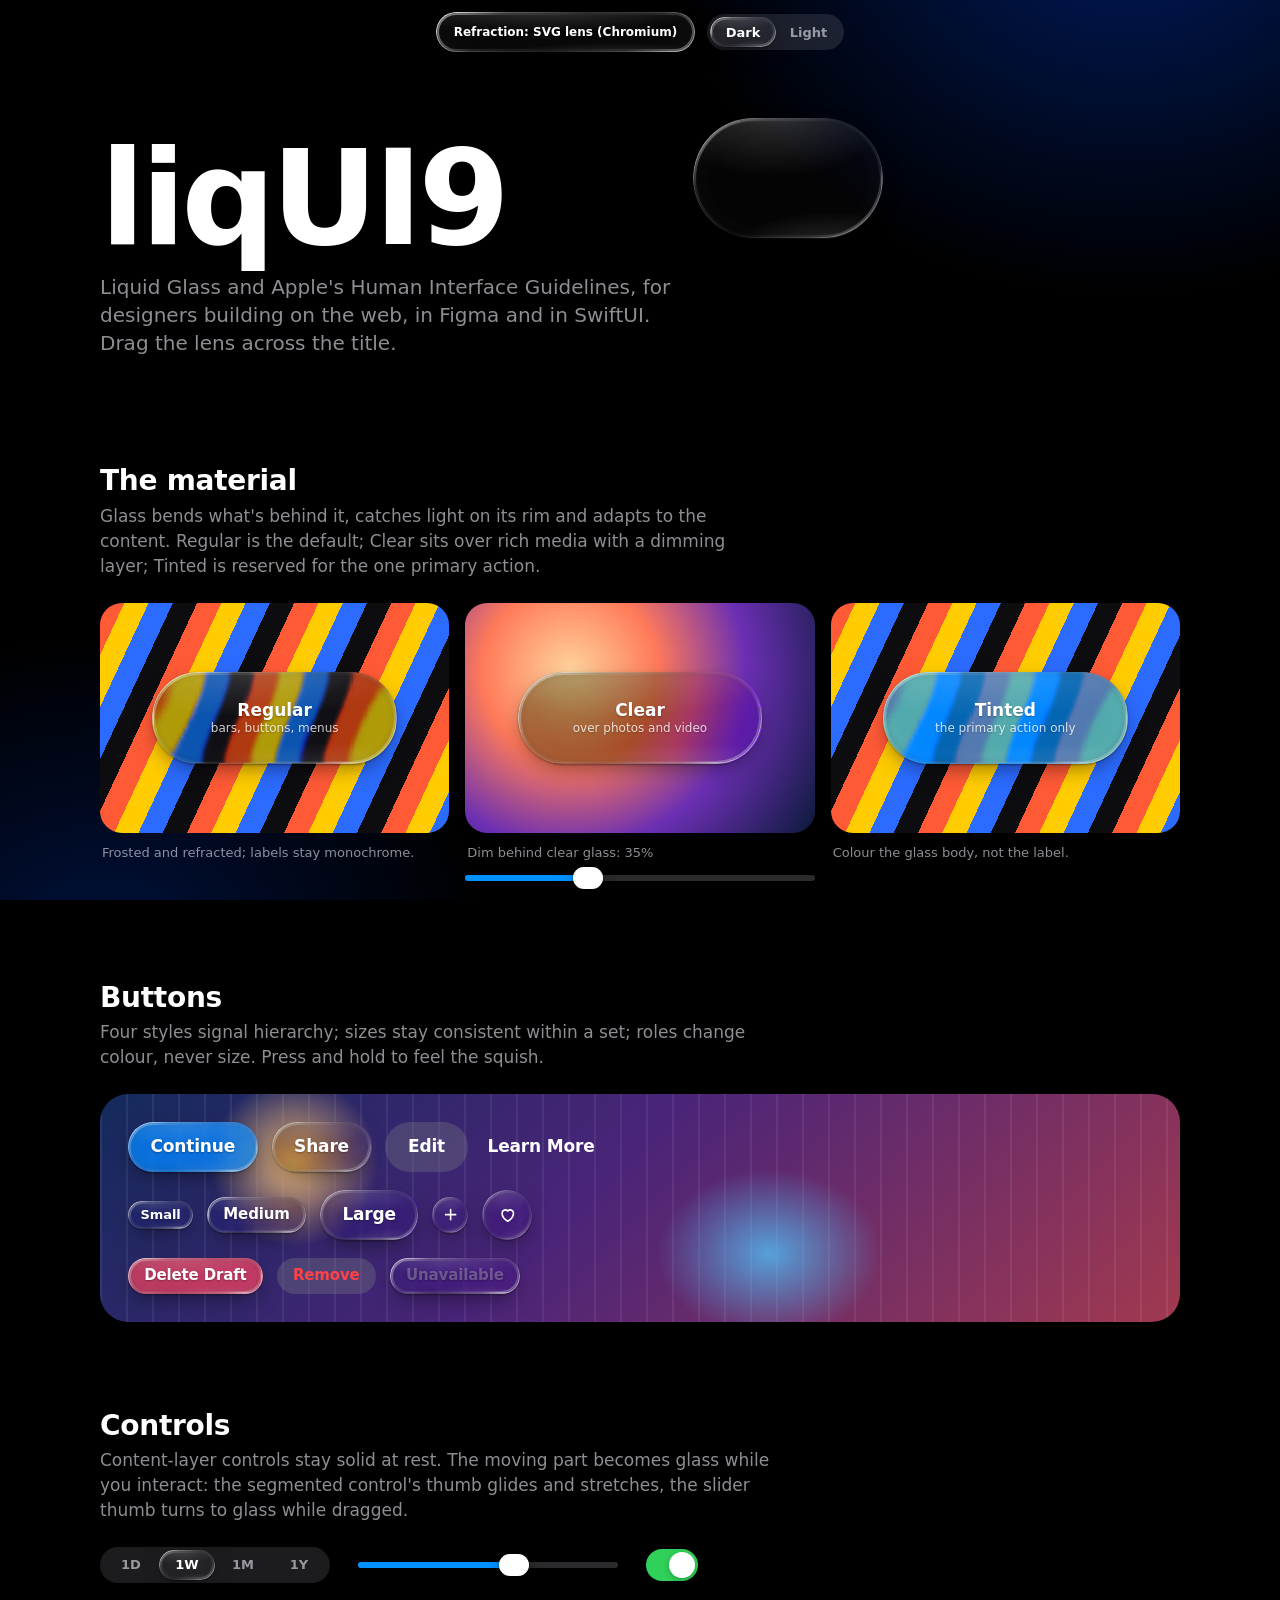
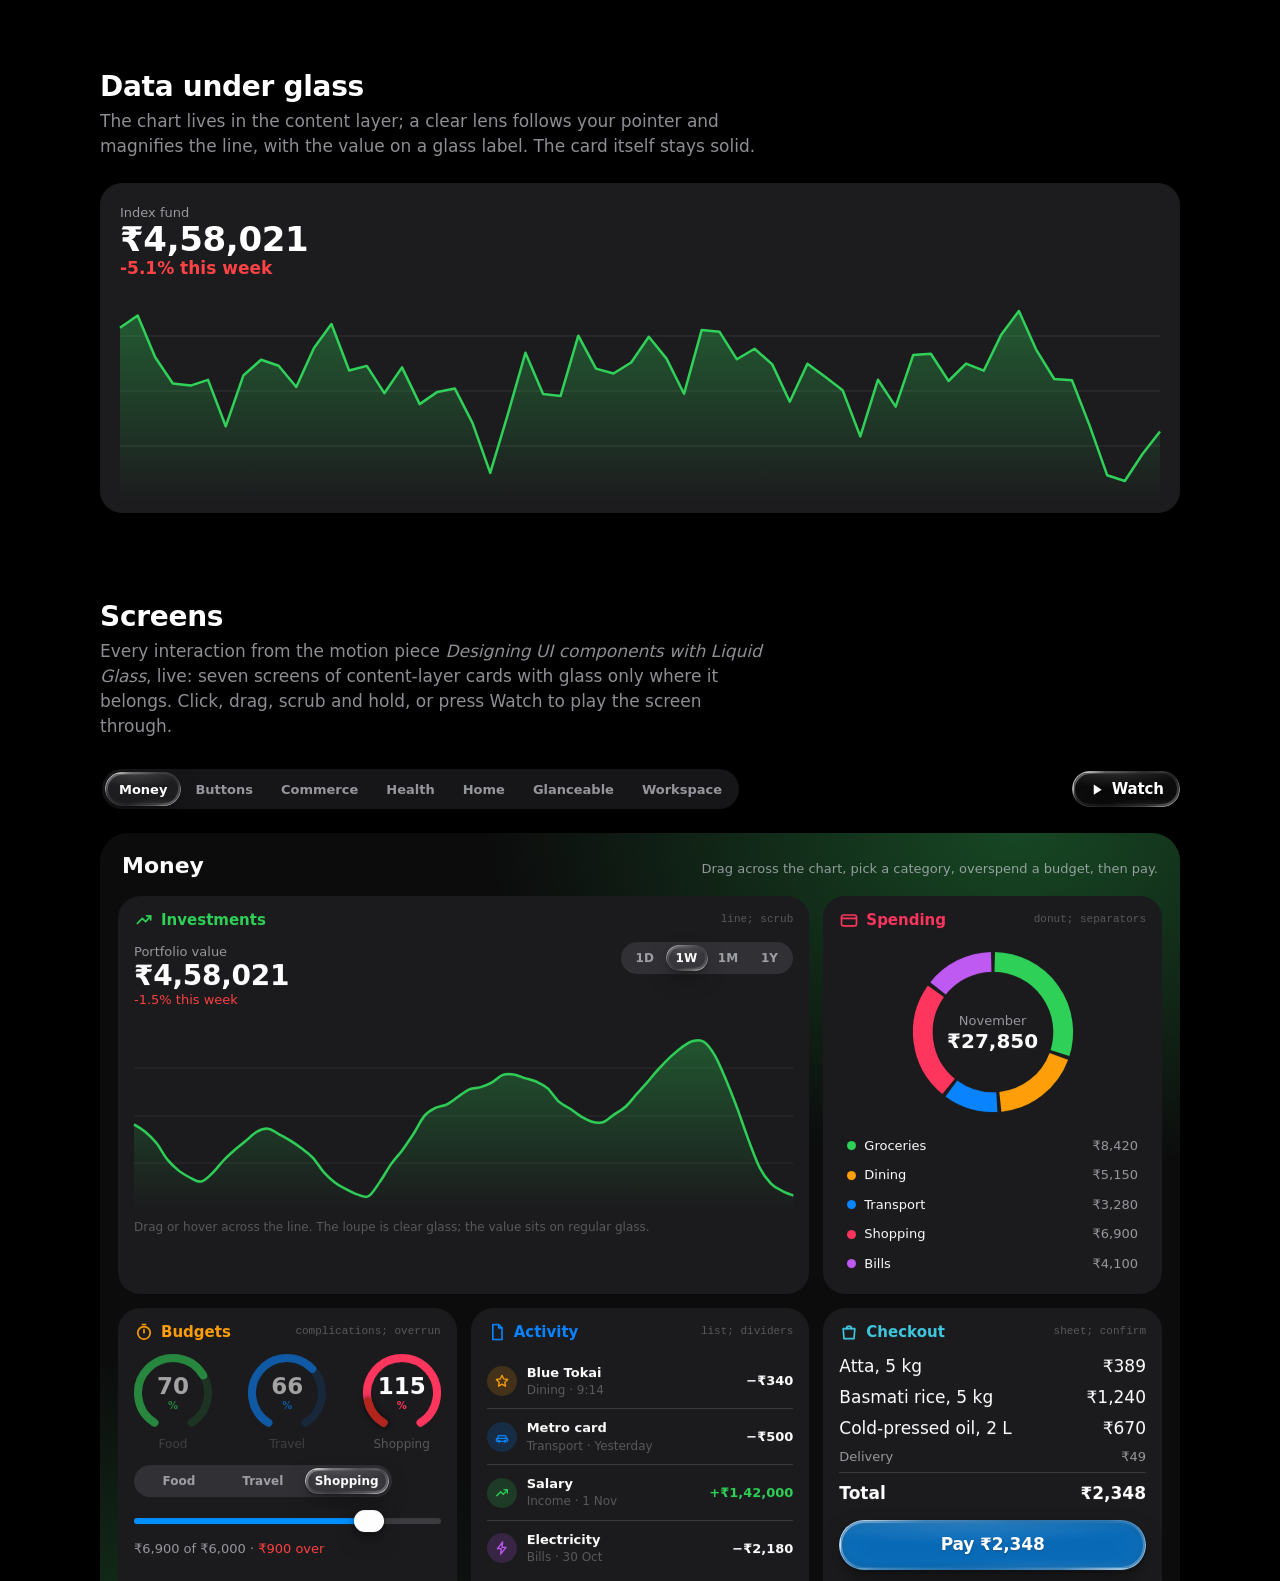
<file: index.html>
<!doctype html>
<html lang="en">
<head>
<meta charset="utf-8">
<meta name="viewport" content="width=device-width, initial-scale=1">
<title>liqUI9</title>
<meta name="description" content="Liquid Glass and Apple's Human Interface Guidelines, as Claude skills for designers.">
<meta http-equiv="refresh" content="0; url=demo/">
<link rel="canonical" href="demo/">
<style>body{margin:0;background:#000;color:#fff;font:17px/1.5 -apple-system,BlinkMacSystemFont,system-ui,sans-serif;display:grid;place-items:center;min-height:100vh}a{color:#0091ff}</style>
</head>
<body>
<p>Opening the <a href="demo/">liqUI9 demo</a>…</p>
</body>
</html>
</file>
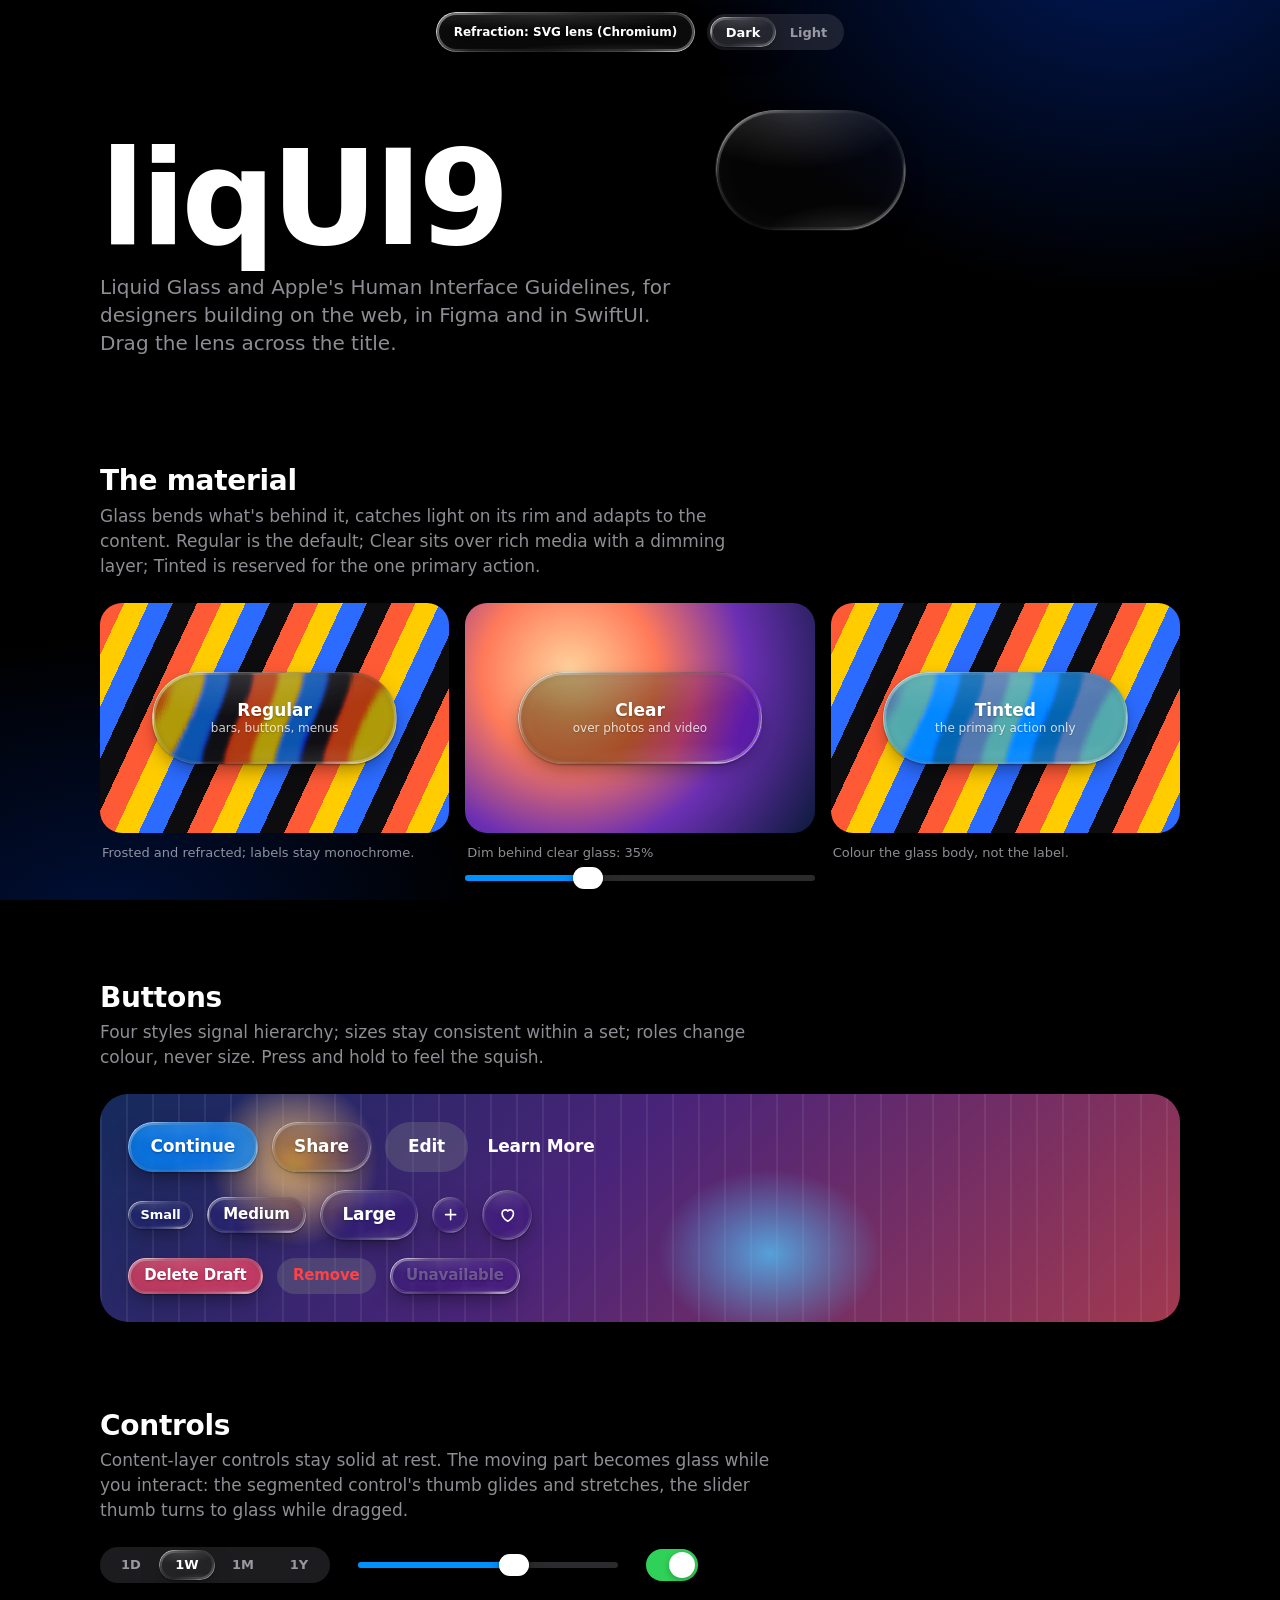
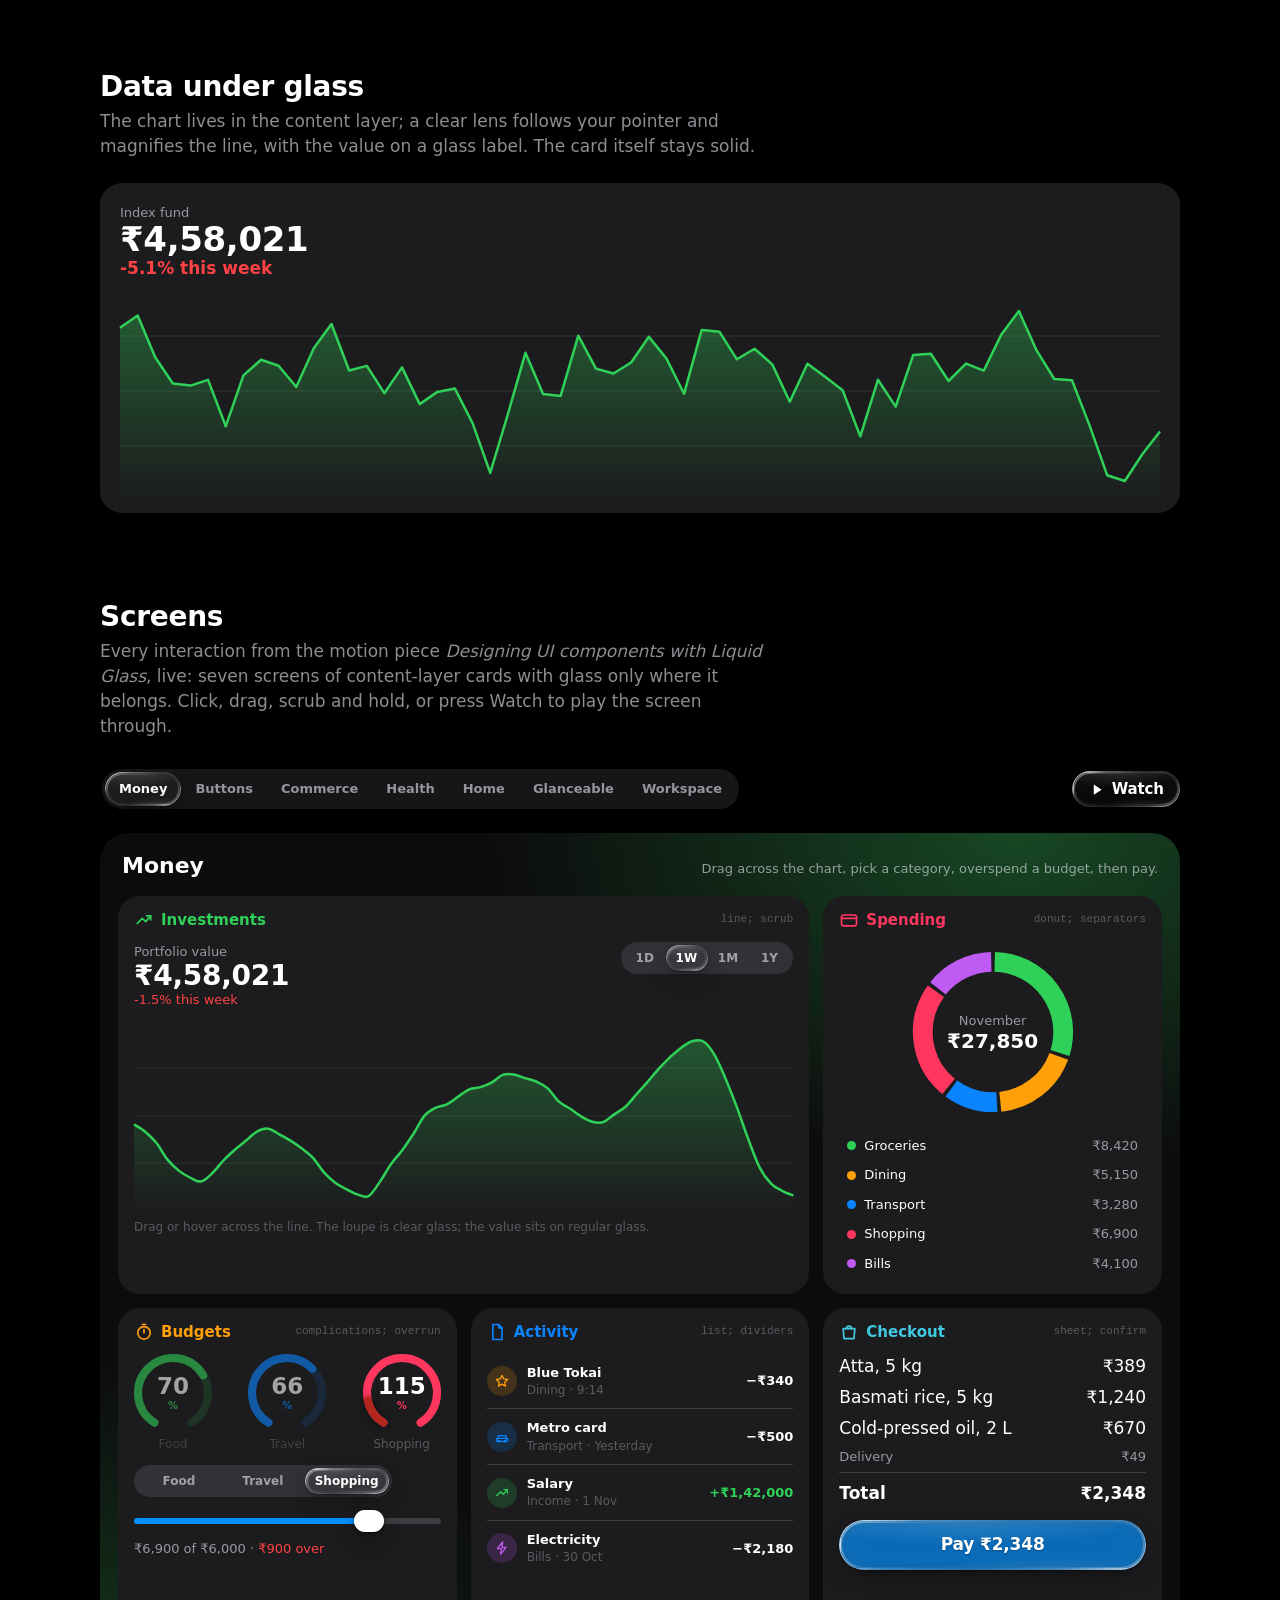
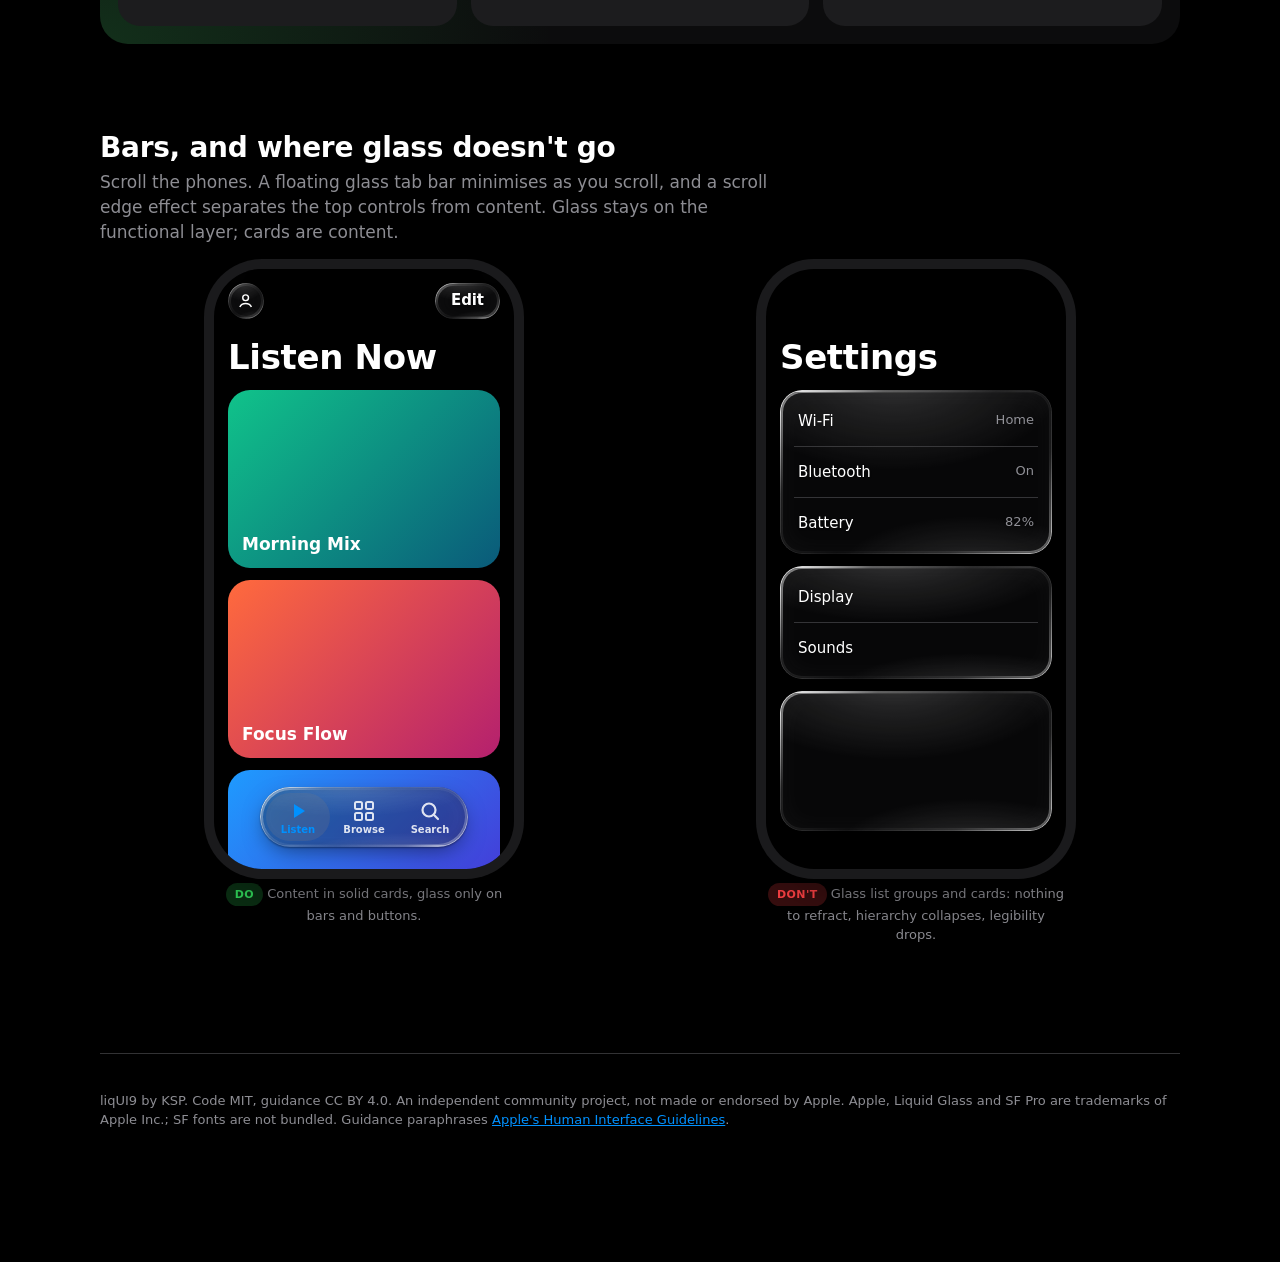
<file: demo/index.html>
<!doctype html>
<html lang="en">
<head>
<meta charset="utf-8">
<meta name="viewport" content="width=device-width, initial-scale=1">
<title>liqUI9 Demo</title>
<meta name="description" content="Liquid Glass components built to Apple's Human Interface Guidelines, for the web.">
<link rel="stylesheet" href="../kit/liqui.css">
<link rel="stylesheet" href="screens/screens.css">
<style>
  body { margin: 0; background: var(--bg); color: var(--label); font: 400 var(--t-body)/1.47 var(--font); -webkit-font-smoothing: antialiased; }
  /* Content layer backdrop: near-black with two quiet blue glows (glass needs something to bend). */
  .stage { position: fixed; inset: 0; z-index: -1; background:
      radial-gradient(60vmax 50vmax at 88% -10%, rgb(0 47 167 / 0.55), transparent 60%),
      radial-gradient(50vmax 40vmax at 8% 105%, rgb(0 47 167 / 0.35), transparent 60%), var(--bg); }
  :root[data-theme="light"] .stage { background:
      radial-gradient(60vmax 50vmax at 88% -10%, rgb(0 136 255 / 0.22), transparent 60%),
      radial-gradient(50vmax 40vmax at 8% 105%, rgb(0 136 255 / 0.15), transparent 60%), var(--bg-2); }
  main { max-width: 1080px; margin: 0 auto; padding: 96px 16px 120px; }
  header.top { position: fixed; top: 12px; left: 0; right: 0; z-index: 20; display: flex; justify-content: center; padding: 0 16px; }
  h1 { font: 700 clamp(56px, 11vw, 132px)/0.95 var(--font-display); letter-spacing: -0.035em; margin: 0; }
  h2 { font: 700 var(--t-title1)/1.15 var(--font-display); letter-spacing: -0.01em; margin: 0 0 6px; }
  .lede { color: var(--label-2); max-width: 46ch; margin: 12px 0 0; font-size: var(--t-title3); line-height: 1.4; }
  section { margin-top: 88px; }
  .sub { color: var(--label-2); margin: 0 0 24px; max-width: 62ch; }
  .row { display: flex; flex-wrap: wrap; align-items: center; gap: 14px; }
  .grid3 { display: grid; grid-template-columns: repeat(auto-fit, minmax(250px, 1fr)); gap: 16px; }
  .note { font-size: var(--t-footnote); color: var(--label-2); }
  .pill { font: 600 var(--t-caption1)/1 var(--font); padding: 10px 14px; }
  .hero { position: relative; padding: 40px 0 20px; touch-action: none; overflow-x: clip; overflow-y: visible; }
  .lens { position: absolute; width: 190px; height: 120px; left: 46%; top: 10px; border-radius: 60px; cursor: grab; z-index: 3; transition: none; }
  .lens:active { cursor: grabbing; }
  /* Material bench: structured content under each glass panel. */
  .bench { position: relative; height: 230px; border-radius: var(--radius-lg); overflow: hidden; display: grid; place-items: center;
    background: repeating-linear-gradient(115deg, #ff5a36 0 22px, #ffcc00 22px 44px, #2b6bff 44px 66px, #0d0d10 66px 88px); }
  .bench.photo { background: radial-gradient(circle at 30% 30%, #ffd59e, #ff7a59 30%, #6b2fb3 60%, #0b1a3a); }
  .bench .lg { width: 70%; height: 92px; display: grid; place-items: center; font: 600 var(--t-headline)/1.2 var(--font); text-align: center; }
  .bench small { display: block; font-weight: 500; font-size: var(--t-caption1); opacity: 0.8; }
  .bench-label { margin: 10px 2px 0; }
  .tone { position: absolute; inset: 0; display: grid; place-items: center; font: 800 72px/1 var(--font-display); color: rgb(255 255 255 / 0.9); letter-spacing: -0.03em; }
  /* Chart */
  .chartcard { position: relative; padding: 20px 20px 12px; }
  .chartcard svg.chart { display: block; width: 100%; height: 220px; overflow: visible; }
  .scrub { position: absolute; width: 64px; height: 64px; border-radius: 50%; pointer-events: none; opacity: 0; transition: opacity 200ms; }
  .scrub-label { position: absolute; padding: 8px 12px; font: 600 var(--t-footnote)/1 var(--font-rounded); pointer-events: none; opacity: 0; transition: opacity 200ms; white-space: nowrap; }
  .scrub, .scrub-label { top: 0; left: 0; }
  .chartcard.is-scrubbing .scrub, .chartcard.is-scrubbing .scrub-label { opacity: 1; }
  /* Imagery behind the button rows so the glass has something to bend. */
  .backdrop { padding: 28px; border-radius: var(--radius-xl); background:
      radial-gradient(120px 120px at 18% 30%, rgb(255 200 120 / 0.9), transparent 70%),
      radial-gradient(160px 120px at 62% 70%, rgb(80 200 255 / 0.75), transparent 70%),
      repeating-linear-gradient(90deg, rgb(255 255 255 / 0.07) 0 2px, transparent 2px 26px),
      linear-gradient(135deg, #142a5c, #4a2479 45%, #a2394f); }
  .backdrop .row + .row { margin-top: 18px; }
  .backdrop .btn--plain, .backdrop .btn--gray:not(.btn--destructive) { color: #fff; }
  .big { font: 700 var(--t-large-title)/1 var(--font-rounded); letter-spacing: -0.01em; }
  .up { color: var(--green); font-weight: 600; }
  /* Phone frames */
  .phones { display: grid; grid-template-columns: repeat(auto-fit, minmax(260px, 1fr)); gap: 24px; justify-items: center; }
  .phone { position: relative; width: 300px; height: 600px; border-radius: 48px; overflow: hidden; background: var(--bg);
    box-shadow: 0 0 0 10px #1a1a1c, 0 30px 60px -20px rgb(0 0 0 / 0.6); }
  :root[data-theme="light"] .phone { box-shadow: 0 0 0 10px #d9d9de, 0 30px 60px -20px rgb(0 0 0 / 0.25); }
  .phone .scroll { position: absolute; inset: 0; overflow-y: auto; padding: 0 14px 120px; scrollbar-width: none; }
  .phone .scroll::-webkit-scrollbar { display: none; }
  .phone h3 { font: 700 var(--t-large-title)/1.1 var(--font-display); margin: 70px 0 14px; letter-spacing: -0.01em; }
  .tile { height: 150px; border-radius: 22px; margin-bottom: 12px; padding: 14px; display: flex; align-items: flex-end; color: #fff; font: 600 var(--t-headline)/1.2 var(--font); }
  .tile:nth-child(3n+1) { background: linear-gradient(135deg, #ff6a3d, #b4206e); }
  .tile:nth-child(3n+2) { background: linear-gradient(135deg, #1e9bff, #4b2bd1); }
  .tile:nth-child(3n) { background: linear-gradient(135deg, #10c38a, #0a5a7a); }
  .row-item { display: flex; justify-content: space-between; padding: 14px 4px; border-bottom: 0.5px solid var(--separator); font-size: var(--t-subhead); }
  .phone .tabbar { position: absolute; left: 50%; bottom: 22px; transform: translateX(-50%); transition: transform 450ms var(--spring); }
  .phone .tabbar.is-min { transform: translateX(-50%) scale(0.86); }
  .phone .tabbar.is-min button span { display: none; }
  .phone .topbar { position: absolute; top: 14px; left: 14px; right: 14px; display: flex; justify-content: space-between; z-index: 6; }
  .badge { display: inline-block; font: 700 var(--t-caption2)/1 var(--font); letter-spacing: 0.04em; text-transform: uppercase; padding: 6px 9px; border-radius: 999px; }
  .badge.do { background: color-mix(in srgb, var(--green) 22%, transparent); color: var(--green); }
  .badge.dont { background: color-mix(in srgb, var(--red) 22%, transparent); color: var(--red); }
  .caption { text-align: center; margin-top: 14px; max-width: 300px; }
  footer { margin-top: 96px; padding-top: 24px; border-top: 0.5px solid var(--separator); font-size: var(--t-footnote); color: var(--label-2); }
  footer a { color: var(--accent); }
  @media (max-width: 520px) { .lens { width: 140px; height: 90px; } .pill { font-size: 11px; padding: 9px 11px; white-space: nowrap; } }
</style>
</head>
<body>
<div class="stage" aria-hidden="true"></div>

<header class="top">
  <nav class="toolbar" aria-label="Demo controls">
    <div class="toolbar__group" data-glass="regular">
      <span class="pill" id="engine">Checking renderer…</span>
    </div>
    <div>
      <div class="seg" id="theme" role="group" aria-label="Appearance">
        <button aria-pressed="true" data-v="dark">Dark</button>
        <button aria-pressed="false" data-v="light">Light</button>
        <span class="seg__thumb" data-glass="clear"></span>
      </div>
    </div>
  </nav>
</header>

<main>
  <div class="hero" id="hero">
    <h1>liqUI9</h1>
    <p class="lede">Liquid Glass and Apple's Human Interface Guidelines, for designers building on the web, in Figma and in SwiftUI. Drag the lens across the title.</p>
    <div class="lens" id="lens" data-glass="clear" role="img" aria-label="Draggable glass lens"></div>
  </div>

  <section aria-labelledby="mat">
    <h2 id="mat">The material</h2>
    <p class="sub">Glass bends what's behind it, catches light on its rim and adapts to the content. Regular is the default; Clear sits over rich media with a dimming layer; Tinted is reserved for the one primary action.</p>
    <div class="grid3">
      <div><div class="bench"><div data-glass="regular"><span>Regular<small>bars, buttons, menus</small></span></div></div><p class="bench-label note">Frosted and refracted; labels stay monochrome.</p></div>
      <div><div class="bench photo"><div id="clearPanel" data-glass="clear"><span>Clear<small>over photos and video</small></span></div></div><p class="bench-label note">Dim behind clear glass: <span id="dimVal">35%</span></p>
        <div class="slider" id="dimSlider" style="--p:35%"><div class="slider__track"><div class="slider__fill"></div></div><div class="slider__thumb" data-glass="clear"><span class="slider__cap"></span></div></div></div>
      <div><div class="bench"><div data-glass="tinted"><span>Tinted<small>the primary action only</small></span></div></div><p class="bench-label note">Colour the glass body, not the label.</p></div>
    </div>
  </section>

  <section aria-labelledby="btn">
    <h2 id="btn">Buttons</h2>
    <p class="sub">Four styles signal hierarchy; sizes stay consistent within a set; roles change colour, never size. Press and hold to feel the squish.</p>
    <div class="backdrop">
    <div class="row">
      <button class="btn btn--tinted btn--lg" data-glass="tinted" data-interactive>Continue</button>
      <button class="btn btn--glass btn--lg" data-glass="regular" data-interactive>Share</button>
      <button class="btn btn--gray btn--lg">Edit</button>
      <button class="btn btn--plain btn--lg">Learn More</button>
    </div>
    <div class="row">
      <button class="btn btn--glass btn--sm" data-glass="regular" data-interactive>Small</button>
      <button class="btn btn--glass" data-glass="regular" data-interactive>Medium</button>
      <button class="btn btn--glass btn--lg" data-glass="regular" data-interactive>Large</button>
      <button class="btn btn--glass btn--icon" data-glass="regular" data-interactive aria-label="Add"><svg viewBox="0 0 24 24" fill="none" stroke="currentColor" stroke-width="2.2" stroke-linecap="round"><path d="M12 5v14M5 12h14"/></svg></button>
      <button class="btn btn--glass btn--icon btn--lg" data-glass="regular" data-interactive aria-label="Favorite" aria-pressed="false" id="fav"><svg viewBox="0 0 24 24" fill="none" stroke="currentColor" stroke-width="2" stroke-linejoin="round"><path d="M12 20s-7-4.4-7-10a4 4 0 0 1 7-2.6A4 4 0 0 1 19 10c0 5.6-7 10-7 10z"/></svg></button>
    </div>
    <div class="row">
      <button class="btn btn--tinted btn--destructive" data-glass="tinted" data-interactive>Delete Draft</button>
      <button class="btn btn--gray btn--destructive">Remove</button>
      <button class="btn btn--glass" data-glass="regular" disabled>Unavailable</button>
    </div>
    </div>
  </section>

  <section aria-labelledby="ctl">
    <h2 id="ctl">Controls</h2>
    <p class="sub">Content-layer controls stay solid at rest. The moving part becomes glass while you interact: the segmented control's thumb glides and stretches, the slider thumb turns to glass while dragged.</p>
    <div class="row" style="gap:28px">
      <div class="seg" id="period" role="group" aria-label="Chart period">
        <button aria-pressed="false" data-v="1D">1D</button><button aria-pressed="true" data-v="1W">1W</button><button aria-pressed="false" data-v="1M">1M</button><button aria-pressed="false" data-v="1Y">1Y</button>
        <span class="seg__thumb" data-glass="clear"></span>
      </div>
      <div style="width:260px"><div class="slider" id="vol" style="--p:60%"><div class="slider__track"><div class="slider__fill"></div></div><div class="slider__thumb" data-glass="clear"><span class="slider__cap"></span></div></div></div>
      <button class="toggle" role="switch" aria-checked="true" aria-label="Notifications" id="tg"><span class="toggle__knob"></span></button>
    </div>
  </section>

  <section aria-labelledby="dat">
    <h2 id="dat">Data under glass</h2>
    <p class="sub">The chart lives in the content layer; a clear lens follows your pointer and magnifies the line, with the value on a glass label. The card itself stays solid.</p>
    <div class="card chartcard" id="chart">
      <div class="row" style="justify-content:space-between"><div><div class="note">Index fund</div><div class="big" id="price">₹4,58,021</div><div class="up" id="chg">+2.4% this week</div></div></div>
      <svg class="chart" viewBox="0 0 600 220" preserveAspectRatio="none" aria-label="Line chart of the index fund over the selected period" role="img">
        <defs><linearGradient id="area" x1="0" x2="0" y1="0" y2="1"><stop offset="0" stop-color="var(--green)" stop-opacity=".35"/><stop offset="1" stop-color="var(--green)" stop-opacity="0"/></linearGradient></defs>
        <g stroke="var(--separator)" stroke-width="0.5"><line x1="0" x2="600" y1="55" y2="55"/><line x1="0" x2="600" y1="110" y2="110"/><line x1="0" x2="600" y1="165" y2="165"/></g>
        <path id="areaPath" fill="url(#area)"/><path id="linePath" fill="none" stroke="var(--green)" stroke-width="2.5" stroke-linejoin="round" vector-effect="non-scaling-stroke"/>
      </svg>
      <div class="scrub" id="scrub" data-glass="clear"></div>
      <div class="scrub-label" id="scrubLabel" data-glass="regular">—</div>
    </div>
  </section>

  <section aria-labelledby="scr" id="screens">
    <h2 id="scr">Screens</h2>
    <p class="sub">Every interaction from the motion piece <i>Designing UI components with Liquid Glass</i>, live: seven screens of content-layer cards with glass only where it belongs. Click, drag, scrub and hold, or press Watch to play the screen through.</p>
    <div class="scr-bar"><div class="scr-tabs"></div><button class="btn btn--glass scr-watch" aria-pressed="false"><svg viewBox="0 0 24 24" fill="currentColor" aria-hidden="true"><path d="M8 5v14l11-7z"/></svg><span class="wt">Watch</span></button></div>
    <div class="scr-stage"></div>
  </section>

  <section aria-labelledby="bars">
    <h2 id="bars">Bars, and where glass doesn't go</h2>
    <p class="sub">Scroll the phones. A floating glass tab bar minimises as you scroll, and a scroll edge effect separates the top controls from content. Glass stays on the functional layer; cards are content.</p>
    <div class="phones">
      <div>
        <div class="phone"><div class="scroll" id="feed"><div class="scroll-edge"></div><h3>Listen Now</h3>
          <div class="tile">Morning Mix</div><div class="tile">Focus Flow</div><div class="tile">Evening Calm</div><div class="tile">Road Trip</div><div class="tile">Deep Work</div><div class="tile">Weekend</div></div>
          <div class="topbar"><button class="btn btn--glass btn--icon" data-glass="regular" data-interactive aria-label="Profile"><svg viewBox="0 0 24 24" fill="none" stroke="currentColor" stroke-width="2"><circle cx="12" cy="8" r="4"/><path d="M4 21c1.5-4 5-5 8-5s6.5 1 8 5"/></svg></button><button class="btn btn--glass" data-glass="regular" data-interactive>Edit</button></div>
          <nav class="tabbar" id="tabbar" data-glass="regular" aria-label="Sections" role="tablist">
            <span class="tabbar__sel" id="tabsel"></span>
            <button role="tab" aria-selected="true"><svg viewBox="0 0 24 24" fill="currentColor"><path d="M8 5v14l11-7z"/></svg><span>Listen</span></button>
            <button role="tab" aria-selected="false"><svg viewBox="0 0 24 24" fill="none" stroke="currentColor" stroke-width="2"><rect x="3" y="3" width="7" height="7" rx="1.5"/><rect x="14" y="3" width="7" height="7" rx="1.5"/><rect x="3" y="14" width="7" height="7" rx="1.5"/><rect x="14" y="14" width="7" height="7" rx="1.5"/></svg><span>Browse</span></button>
            <button role="tab" aria-selected="false"><svg viewBox="0 0 24 24" fill="none" stroke="currentColor" stroke-width="2.2" stroke-linecap="round"><circle cx="11" cy="11" r="6.5"/><path d="m20 20-4.2-4.2"/></svg><span>Search</span></button>
          </nav>
        </div>
        <p class="caption note"><span class="badge do">Do</span> Content in solid cards, glass only on bars and buttons.</p>
      </div>
      <div>
        <div class="phone"><div class="scroll"><h3>Settings</h3>
          <div class="lg-bad" data-glass="regular" style="border-radius:22px;padding:6px 14px;margin-bottom:12px"><div class="row-item"><span>Wi-Fi</span><span class="note">Home</span></div><div class="row-item"><span>Bluetooth</span><span class="note">On</span></div><div class="row-item" style="border:0"><span>Battery</span><span class="note">82%</span></div></div>
          <div data-glass="regular" style="border-radius:22px;padding:6px 14px;margin-bottom:12px"><div class="row-item"><span>Display</span></div><div class="row-item" style="border:0"><span>Sounds</span></div></div>
          <div data-glass="regular" style="border-radius:22px;height:140px"></div></div></div>
        <p class="caption note"><span class="badge dont">Don't</span> Glass list groups and cards: nothing to refract, hierarchy collapses, legibility drops.</p>
      </div>
    </div>
  </section>

  <footer>
    <p>liqUI9 by KSP. Code MIT, guidance CC BY 4.0. An independent community project, not made or endorsed by Apple. Apple, Liquid Glass and SF Pro are trademarks of Apple Inc.; SF fonts are not bundled. Guidance paraphrases <a href="https://developer.apple.com/design/human-interface-guidelines/">Apple's Human Interface Guidelines</a>.</p>
  </footer>
</main>

<script type="module">
import { glass, autoGlass, supportsRefraction, spring, liquidStretch } from "../kit/liqui-glass.js";

const $ = (s, r = document) => r.querySelector(s);
const $$ = (s, r = document) => [...r.querySelectorAll(s)];
autoGlass();
$("#engine").textContent = supportsRefraction() ? "Refraction: SVG lens (Chromium)" : "Frosted fallback (Safari / Firefox)";

/* Segmented controls with a liquid glass thumb */
function segmented(root, onChange) {
  const thumb = $(".seg__thumb", root);
  const btns = $$("button", root);
  let x = 0, w = 0, cancel = () => {};
  const place = (i, animate) => {
    const b = btns[i], tx = b.offsetLeft, tw = b.offsetWidth;
    btns.forEach((o, j) => o.setAttribute("aria-pressed", String(j === i)));
    thumb.style.width = `${tw}px`;
    if (!animate) { x = tx; thumb.style.transform = `translateX(${x}px)`; return; }
    cancel();
    cancel = spring(x, tx, (v, vel) => {
      x = v;
      const { sx, sy } = liquidStretch(vel);
      thumb.style.transform = `translateX(${v}px) scale(${sx}, ${sy})`;
    }, { response: 0.42, damping: 0.86 });
  };
  btns.forEach((b, i) => b.addEventListener("click", () => { place(i, true); onChange?.(b.dataset.v); }));
  const init = () => place(Math.max(0, btns.findIndex((b) => b.getAttribute("aria-pressed") === "true")), false);
  requestAnimationFrame(init);
  addEventListener("resize", init);
}
segmented($("#theme"), (v) => { document.documentElement.dataset.theme = v; });
segmented($("#period"), (v) => drawChart(v, true));

/* Draggable hero lens: 1:1 tracking, release with velocity into a spring */
(() => {
  const lens = $("#lens"), hero = $("#hero");
  let dragging = false, ox = 0, oy = 0, px = 0, py = 0, lx = 0, ly = 0, vx = 0, lastT = 0;
  const set = (x, y, sx = 1, sy = 1) => { px = x; py = y; lens.style.transform = `translate(${x}px, ${y}px) scale(${sx}, ${sy})`; };
  lens.addEventListener("pointerdown", (e) => { dragging = true; lens.setPointerCapture(e.pointerId); ox = e.clientX - px; oy = e.clientY - py; lx = e.clientX; lastT = e.timeStamp; });
  lens.addEventListener("pointermove", (e) => {
    if (!dragging) return;
    const dt = Math.max(1, e.timeStamp - lastT); vx = ((e.clientX - lx) / dt) * 1000; lx = e.clientX; lastT = e.timeStamp;
    const { sx, sy } = liquidStretch(vx);
    set(e.clientX - ox, e.clientY - oy, sx, sy);
  });
  lens.addEventListener("pointerup", () => { dragging = false; const sx0 = 1 + Math.min(0.35, Math.abs(vx) * 0.0009); spring(sx0, 1, (s) => set(px, py, s, 2 - s), { response: 0.4, damping: 0.7 }); });
  // Gentle idle drift so the refraction is visible before anyone touches it.
  let t0 = performance.now();
  const drift = (t) => { if (!dragging && !hero.dataset.touched) set(Math.sin((t - t0) / 1600) * 120, Math.cos((t - t0) / 2100) * 16); if (!hero.dataset.touched) requestAnimationFrame(drift); };
  if (!matchMedia("(prefers-reduced-motion: reduce)").matches) requestAnimationFrame(drift);
  lens.addEventListener("pointerdown", () => { hero.dataset.touched = "1"; }, { once: true });
})();

/* Sliders whose thumb turns to glass while dragged */
function slider(root, onInput) {
  const set = (clientX) => {
    const r = root.getBoundingClientRect();
    const p = Math.max(0, Math.min(1, (clientX - r.left) / r.width));
    root.style.setProperty("--p", `${p * 100}%`);
    root.setAttribute("aria-valuenow", String(Math.round(p * 100)));
    onInput?.(p);
  };
  root.setAttribute("role", "slider"); root.setAttribute("tabindex", "0");
  root.setAttribute("aria-valuemin", "0"); root.setAttribute("aria-valuemax", "100");
  root.addEventListener("pointerdown", (e) => { root.setPointerCapture(e.pointerId); root.classList.add("is-dragging"); set(e.clientX); });
  root.addEventListener("pointermove", (e) => { if (root.classList.contains("is-dragging")) set(e.clientX); });
  root.addEventListener("pointerup", () => root.classList.remove("is-dragging"));
  root.addEventListener("keydown", (e) => {
    const cur = parseFloat(getComputedStyle(root).getPropertyValue("--p")) || 0;
    const step = e.key === "ArrowRight" ? 5 : e.key === "ArrowLeft" ? -5 : 0;
    if (!step) return; e.preventDefault();
    const p = Math.max(0, Math.min(100, cur + step)) / 100;
    root.style.setProperty("--p", `${p * 100}%`); root.setAttribute("aria-valuenow", String(Math.round(p * 100))); onInput?.(p);
  });
}
const clearPanel = $("#clearPanel");
slider($("#dimSlider"), (p) => { clearPanel.__lg?.update({ dim: p }); $("#dimVal").textContent = `${Math.round(p * 100)}%`; });
clearPanel.__lg?.update({ dim: 0.35 });
slider($("#vol"));

/* Toggle + favourite */
$("#tg").addEventListener("click", (e) => { const b = e.currentTarget; b.setAttribute("aria-checked", String(b.getAttribute("aria-checked") !== "true")); });
$("#fav").addEventListener("click", (e) => { const b = e.currentTarget; const on = b.getAttribute("aria-pressed") !== "true"; b.setAttribute("aria-pressed", String(on)); b.querySelector("path").setAttribute("fill", on ? "var(--pink)" : "none"); b.style.color = on ? "var(--pink)" : ""; });

/* Chart with a scrubbing clear lens */
const series = {};
const seed = (n, s) => { let v = 100, out = []; for (let i = 0; i < n; i++) { s = (s * 9301 + 49297) % 233280; v += (s / 233280 - 0.46) * 6; out.push(v); } return out; };
Object.assign(series, { "1D": seed(48, 3), "1W": seed(60, 7), "1M": seed(80, 11), "1Y": seed(120, 19) });
let pts = [];
function drawChart(period = "1W") {
  const d = series[period], min = Math.min(...d), max = Math.max(...d);
  pts = d.map((v, i) => [(i / (d.length - 1)) * 600, 200 - ((v - min) / (max - min)) * 170]);
  const line = pts.map((p, i) => `${i ? "L" : "M"}${p[0].toFixed(1)},${p[1].toFixed(1)}`).join("");
  $("#linePath").setAttribute("d", line);
  $("#areaPath").setAttribute("d", `${line}L600,220L0,220Z`);
  const last = d[d.length - 1], first = d[0], pct = ((last - first) / first) * 100;
  $("#chg").textContent = `${pct >= 0 ? "+" : ""}${pct.toFixed(1)}% this ${({ "1D": "day", "1W": "week", "1M": "month", "1Y": "year" })[period]}`;
  $("#chg").style.color = pct >= 0 ? "var(--green)" : "var(--red)";
}
drawChart("1W");
(() => {
  const card = $("#chart"), svg = $("svg.chart", card), lens = $("#scrub"), label = $("#scrubLabel");
  const fmt = new Intl.NumberFormat("en-IN", { style: "currency", currency: "INR", maximumFractionDigits: 0 });
  const move = (e) => {
    const r = svg.getBoundingClientRect(), cr = card.getBoundingClientRect();
    const fx = Math.max(0, Math.min(1, (e.clientX - r.left) / r.width));
    const i = Math.round(fx * (pts.length - 1)), [px, py] = pts[i];
    const x = r.left - cr.left + (px / 600) * r.width, y = r.top - cr.top + (py / 220) * r.height;
    lens.style.transform = `translate(${x - 32}px, ${y - 32}px)`;
    label.style.transform = `translate(${Math.min(cr.width - 120, Math.max(0, x - 50))}px, ${Math.max(0, y - 76)}px)`;
    label.lastChild.textContent = fmt.format(458021 * (0.9 + (220 - py) / 1100));
    card.classList.add("is-scrubbing");
  };
  svg.addEventListener("pointermove", move);
  svg.addEventListener("pointerdown", move);
  svg.addEventListener("pointerleave", () => card.classList.remove("is-scrubbing"));
})();

/* Tab bar: selection indicator + minimise on scroll */
(() => {
  const bar = $("#tabbar"), sel = $("#tabsel"), tabs = $$("button", bar), feed = $("#feed");
  const place = () => { const b = tabs.find((t) => t.getAttribute("aria-selected") === "true"); sel.style.left = `${b.offsetLeft}px`; sel.style.width = `${b.offsetWidth}px`; };
  tabs.forEach((t) => t.addEventListener("click", () => { tabs.forEach((o) => o.setAttribute("aria-selected", String(o === t))); place(); }));
  requestAnimationFrame(place);
  let last = 0;
  feed.addEventListener("scroll", () => { const y = feed.scrollTop; bar.classList.toggle("is-min", y > 40 && y > last); last = y; }, { passive: true });
})();
</script>
<script type="module" src="screens/screens.js"></script>
</body>
</html>
</file>
<file: kit/liqui.css>
/*!
 * liqUI9 kit — MIT License, (c) 2026 KSP.
 * Tokens follow the system colour values Apple publishes in the HIG (reference only; Apple
 * notes they can change between releases). Not affiliated with Apple.
 */

/* ---------- Tokens ---------- */
:root {
  color-scheme: dark;
  --font: -apple-system, BlinkMacSystemFont, "SF Pro Text", "Inter", system-ui, "Segoe UI", Roboto, sans-serif;
  --font-display: -apple-system, BlinkMacSystemFont, "SF Pro Display", "Inter", system-ui, sans-serif;
  --font-rounded: ui-rounded, "SF Pro Rounded", -apple-system, system-ui, sans-serif;

  /* System colours, dark appearance (HIG reference values) */
  --red: rgb(255 66 69); --orange: rgb(255 146 48); --yellow: rgb(255 214 0);
  --green: rgb(48 209 88); --mint: rgb(0 218 195); --teal: rgb(0 210 224);
  --cyan: rgb(60 211 254); --blue: rgb(0 145 255); --indigo: rgb(109 124 255);
  --purple: rgb(219 52 242); --pink: rgb(255 55 95); --brown: rgb(183 138 102);
  --gray: rgb(142 142 147); --gray2: rgb(99 99 102); --gray3: rgb(72 72 74);
  --gray4: rgb(58 58 60); --gray5: rgb(44 44 46); --gray6: rgb(28 28 30);

  /* Semantic */
  --accent: var(--blue);
  --bg: #000;               /* system background, dark base */
  --bg-2: rgb(28 28 30);    /* secondary */
  --bg-3: rgb(44 44 46);    /* tertiary */
  --bg-elevated: rgb(28 28 30);
  --label: #fff;
  --label-2: rgb(235 235 245 / 0.6);
  --label-3: rgb(235 235 245 / 0.3);
  --label-4: rgb(235 235 245 / 0.18);
  --separator: rgb(84 84 88 / 0.6);
  --fill: rgb(120 120 128 / 0.36);
  --fill-2: rgb(120 120 128 / 0.32);
  --fill-3: rgb(118 118 128 / 0.24);

  /* Glass. Regular darkens a little in dark mode (luminosity adjustment) so white labels hold
     contrast over bright content; Clear barely tints. */
  --lg-tint-regular: rgb(22 22 26 / 0.34);
  --lg-tint-clear: rgb(255 255 255 / 0.015);
  --lg-tint-color: var(--accent);
  --lg-label: #fff;
  --lg-frost-fallback: 14px;
  --lg-solid: rgb(44 44 46);          /* Reduce Transparency */
  --lg-border-contrast: rgb(255 255 255 / 0.7); /* Increase Contrast */

  /* Type: iOS Large (default) Dynamic Type, in rem at 16px root ≈ points */
  --t-large-title: 2.125rem; --lh-large-title: 2.5625rem;
  --t-title1: 1.75rem; --t-title2: 1.375rem; --t-title3: 1.25rem;
  --t-headline: 1.0625rem; --t-body: 1.0625rem; --t-callout: 1rem;
  --t-subhead: 0.9375rem; --t-footnote: 0.8125rem; --t-caption1: 0.75rem; --t-caption2: 0.6875rem;

  /* Space and shape */
  --space: 8px;
  --radius-sm: 10px; --radius-md: 14px; --radius-lg: 22px; --radius-xl: 28px;
  --target: 44px;
  --spring: cubic-bezier(0.34, 1.56, 0.64, 1);   /* release overshoot for press */
  --ease: cubic-bezier(0.25, 0.1, 0.25, 1);
}

:root[data-theme="light"] {
  color-scheme: light;
  --red: rgb(255 56 60); --orange: rgb(255 141 40); --yellow: rgb(255 204 0);
  --green: rgb(52 199 89); --mint: rgb(0 200 179); --teal: rgb(0 195 208);
  --cyan: rgb(0 192 232); --blue: rgb(0 136 255); --indigo: rgb(97 85 245);
  --purple: rgb(203 48 224); --pink: rgb(255 45 85); --brown: rgb(172 127 94);
  --gray2: rgb(174 174 178); --gray3: rgb(199 199 204); --gray4: rgb(209 209 214);
  --gray5: rgb(229 229 234); --gray6: rgb(242 242 247);
  --bg: #fff; --bg-2: rgb(242 242 247); --bg-3: #fff; --bg-elevated: #fff;
  --label: #000; --label-2: rgb(60 60 67 / 0.6); --label-3: rgb(60 60 67 / 0.3); --label-4: rgb(60 60 67 / 0.18);
  --separator: rgb(60 60 67 / 0.29);
  --fill: rgb(120 120 128 / 0.2); --fill-2: rgb(120 120 128 / 0.16); --fill-3: rgb(118 118 128 / 0.12);
  --lg-tint-regular: rgb(250 250 252 / 0.5);
  --lg-tint-clear: rgb(255 255 255 / 0.06);
  --lg-label: #000;
  --lg-solid: rgb(242 242 247);
  --lg-border-contrast: rgb(0 0 0 / 0.6);
}

@media (prefers-contrast: more) {
  :root { --label-2: rgb(235 235 245 / 0.8); --separator: rgb(255 255 255 / 0.5); }
  :root[data-theme="light"] { --label-2: rgb(60 60 67 / 0.85); --separator: rgb(0 0 0 / 0.5); }
}

/* ---------- Glass layer stack ---------- */
.lg {
  position: relative;
  color: var(--lg-label);
  border-radius: var(--lg-radius, 999px);
  /* No opacity, filter, mask or will-change on .lg or its ancestors: in Chromium any of them
     silently disables the SVG refraction inside backdrop-filter (verified for will-change). */
  transition: transform 420ms var(--spring);
}
.lg > :where(:not(.lg-layer):not(.lg-defs)) { position: relative; z-index: 2; }
/* A whisper of shadow keeps labels readable over the brightest frame passing beneath. */
.lg { text-shadow: 0 1px 2px rgb(0 0 0 / 0.28); }
:root[data-theme="light"] .lg:not(.lg--tinted) { text-shadow: 0 1px 1px rgb(255 255 255 / 0.5); }
.lg-defs { position: absolute; width: 0; height: 0; overflow: hidden; }
.lg-layer { position: absolute; inset: 0; border-radius: inherit; pointer-events: none; }

.lg-shadow {
  box-shadow: 0 8px 22px -6px rgb(0 0 0 / 0.5), 0 1px 2px rgb(0 0 0 / 0.35);
  transition: box-shadow 300ms var(--ease);
}
.lg-backdrop { overflow: hidden; }
.lg--frosted .lg-backdrop {
  -webkit-backdrop-filter: blur(var(--lg-frost-fallback)) saturate(1.7) brightness(1.08);
  backdrop-filter: blur(var(--lg-frost-fallback)) saturate(1.7) brightness(1.08);
}
.lg--frosted.lg--clear .lg-backdrop {
  -webkit-backdrop-filter: blur(3px) saturate(1.5) brightness(1.1);
  backdrop-filter: blur(3px) saturate(1.5) brightness(1.1);
}
.lg-dim { background: rgb(0 0 0 / calc(var(--lg-dim, 0) * 1)); }
.lg-tint { background: var(--lg-tint-regular); }
.lg--clear .lg-tint { background: var(--lg-tint-clear); }
.lg--tinted .lg-tint { background: color-mix(in srgb, var(--lg-tint-color) 68%, transparent); }
.lg--tinted { --lg-label: #fff; }
/* Clear glass lives over media with a dimming layer, so its label stays light in both themes. */
.lg--clear { --lg-label: #fff; }
:root[data-theme="light"] .lg--clear { text-shadow: 0 1px 2px rgb(0 0 0 / 0.35); }
.lg-edge {
  box-shadow:
    inset 0 0 10px rgb(0 0 0 / 0.2),
    inset 0 0 28px rgb(255 255 255 / calc(0.05 * var(--lg-light, 1)));
}
.lg-caustic {
  background: radial-gradient(70% 50% at 70% 112%, rgb(255 255 255 / calc(0.16 * var(--lg-light, 1))), transparent 70%);
  mix-blend-mode: screen;
}
.lg-sheen {
  background: radial-gradient(62% 55% at 42% -6%, rgb(255 255 255 / calc(0.2 * var(--lg-light, 1))), transparent 100%);
  mix-blend-mode: screen;
  opacity: 0.8;
  transition: opacity 250ms var(--ease);
}
.lg-caustic { opacity: 0.85; transition: opacity 250ms var(--ease); }
/* Specular rim: a ring brightest at the lit corner and its opposite, not a uniform border. */
.lg-rim, .lg-rim-glow {
  padding: 1.4px;
  background: linear-gradient(var(--lg-angle, 135deg),
    rgb(255 255 255 / calc(0.95 * var(--lg-light, 1))) 0%,
    rgb(255 255 255 / calc(0.18 * var(--lg-light, 1))) 24%,
    rgb(255 255 255 / 0.04) 50%,
    rgb(255 255 255 / calc(0.14 * var(--lg-light, 1))) 76%,
    rgb(255 255 255 / calc(0.7 * var(--lg-light, 1))) 100%);
  -webkit-mask: linear-gradient(#000 0 0) content-box, linear-gradient(#000 0 0);
  -webkit-mask-composite: xor;
  mask: linear-gradient(#000 0 0) content-box exclude, linear-gradient(#000 0 0);
}
.lg-rim-glow { padding: 3px; filter: blur(2.5px); opacity: 0.7; }

/* Press: squish and flare (iOS "interactive" glass). */
.lg--interactive { cursor: pointer; touch-action: manipulation; }
.lg--interactive.is-pressed { transform: scale(1.06, 0.95); transition-duration: 120ms; transition-timing-function: var(--ease); }
.lg--interactive.is-pressed .lg-sheen,
.lg--interactive.is-pressed .lg-caustic { opacity: 1; }
.lg--interactive.is-pressed .lg-shadow { box-shadow: 0 14px 34px -8px rgb(0 0 0 / 0.55), 0 1px 2px rgb(0 0 0 / 0.35); }

/* Light theme: shadows and edge read softer. */
:root[data-theme="light"] .lg-shadow { box-shadow: 0 8px 24px -8px rgb(0 0 0 / 0.22), 0 1px 2px rgb(0 0 0 / 0.12); }
:root[data-theme="light"] .lg-edge { box-shadow: inset 0 0 10px rgb(0 0 0 / 0.06), inset 0 0 24px rgb(255 255 255 / 0.25); }

/* Accessibility settings */
@media (prefers-reduced-transparency: reduce) {
  .lg .lg-backdrop { -webkit-backdrop-filter: none !important; backdrop-filter: none !important; }
  .lg .lg-tint { background: var(--lg-solid); }
  .lg--tinted .lg-tint { background: var(--lg-tint-color); }
  .lg .lg-caustic, .lg .lg-sheen, .lg .lg-rim-glow { display: none; }
}
@media (prefers-contrast: more) {
  .lg .lg-tint { background: var(--lg-solid); }
  .lg--tinted .lg-tint { background: var(--lg-tint-color); }
  .lg .lg-rim { background: var(--lg-border-contrast); padding: 1.5px; }
}
@media (prefers-reduced-motion: reduce) {
  .lg, .lg--interactive.is-pressed { transition: none; transform: none; }
}

/* ---------- Scroll edge effect ---------- */
/* Place at the top (or bottom) of a scroll container that has floating glass over it. */
.scroll-edge {
  position: sticky; top: 0; height: 64px; margin-bottom: -64px; z-index: 5; pointer-events: none;
  -webkit-backdrop-filter: blur(10px); backdrop-filter: blur(10px);
  -webkit-mask: linear-gradient(#000 35%, transparent);
  mask: linear-gradient(#000 35%, transparent);
  background: linear-gradient(color-mix(in srgb, var(--bg) 55%, transparent), transparent);
}

/* ---------- Buttons ---------- */
.btn {
  --h: 36px;
  display: inline-flex; align-items: center; justify-content: center; gap: 6px;
  min-height: var(--h); padding: 0 calc(var(--h) * 0.45);
  font: 600 var(--t-subhead)/1 var(--font); letter-spacing: -0.01em;
  border: 0; border-radius: 999px; background: none; color: var(--accent);
  cursor: pointer; text-decoration: none; white-space: nowrap;
  -webkit-tap-highlight-color: transparent;
  position: relative;
}
.btn::after { /* keep a 44pt hit region even for small buttons */
  content: ""; position: absolute; inset: min(0px, calc((var(--h) - var(--target)) / 2)); border-radius: inherit;
}
.btn--sm { --h: 28px; font-size: var(--t-footnote); }
.btn--lg { --h: 50px; font-size: var(--t-body); }
.btn--glass { color: var(--lg-label); }
.btn--tinted { color: #fff; }
.btn--gray { background: var(--fill); color: var(--accent); transition: transform 300ms var(--spring), background 150ms; }
.btn--gray:active { transform: scale(0.97); background: var(--fill-2); transition-duration: 90ms; }
.btn--plain { padding: 0 6px; }
.btn--plain:active { opacity: 0.55; }
.btn--icon { padding: 0; width: var(--h); }
.btn--destructive { color: var(--red); }
.btn--tinted.btn--destructive { --lg-tint-color: var(--red); color: #fff; }
.btn:disabled, .btn[aria-disabled="true"] { color: var(--label-3); pointer-events: none; }
.btn:focus-visible { outline: 3px solid color-mix(in srgb, var(--accent) 70%, transparent); outline-offset: 3px; }
.btn svg { width: 1.15em; height: 1.15em; flex: none; }

/* ---------- Segmented control ---------- */
/* Track is a content-layer fill; only the moving thumb is glass (avoid glass on glass). */
.seg {
  position: relative; display: inline-grid; grid-auto-flow: column; grid-auto-columns: 1fr;
  padding: 3px; border-radius: 999px; background: var(--fill-3);
  font: 600 var(--t-footnote)/1 var(--font);
}
.seg button {
  position: relative; z-index: 3; min-height: 30px; min-width: 56px; padding: 0 14px;
  border: 0; border-radius: 999px; background: none; color: var(--label-2); font: inherit; cursor: pointer;
}
.seg button[aria-pressed="true"] { color: var(--label); }
/* The thumb sits above the labels so its lens magnifies the label it passes over. JS drives
   its transform with a spring, so no CSS transform transition here. */
.seg__thumb { position: absolute; top: 3px; bottom: 3px; left: 0; z-index: 4; border-radius: 999px; transform-origin: center; pointer-events: none; transition: none; }

/* ---------- Slider ---------- */
.slider { position: relative; height: 32px; display: flex; align-items: center; touch-action: none; cursor: pointer; }
.slider__track { position: absolute; left: 0; right: 0; height: 6px; border-radius: 3px; background: var(--fill); overflow: hidden; }
.slider__fill { height: 100%; width: var(--p, 50%); background: var(--accent); }
/* The thumb is glass underneath a solid cap; the cap fades while dragging so the thumb
   "turns to glass" only during interaction, as HIG describes for content-layer sliders. */
.slider__thumb {
  position: absolute; left: var(--p, 50%); width: 30px; height: 22px; margin-left: -15px; border-radius: 999px;
  transition: width 380ms var(--spring), height 380ms var(--spring), margin 380ms var(--spring);
}
.slider__thumb .slider__cap {
  position: absolute; inset: 0; z-index: 4; border-radius: inherit; background: #fff;
  box-shadow: 0 2px 8px rgb(0 0 0 / 0.3); transition: opacity 180ms var(--ease);
}
.slider.is-dragging .slider__thumb { width: 52px; height: 34px; margin-left: -26px; }
.slider.is-dragging .slider__cap { opacity: 0; }
@media (prefers-reduced-transparency: reduce) { .slider.is-dragging .slider__cap { opacity: 1; } }

/* ---------- Toggle ---------- */
.toggle { position: relative; width: 52px; height: 32px; border-radius: 999px; background: var(--fill); border: 0; cursor: pointer; transition: background 200ms; }
.toggle[aria-checked="true"] { background: var(--green); }
.toggle__knob { position: absolute; top: 3px; left: 3px; width: 26px; height: 26px; border-radius: 999px; background: #fff; box-shadow: 0 2px 6px rgb(0 0 0 / 0.25); transition: transform 350ms var(--spring), width 250ms var(--spring); }
.toggle[aria-checked="true"] .toggle__knob { transform: translateX(20px); }
.toggle:active .toggle__knob { width: 32px; }
.toggle[aria-checked="true"]:active .toggle__knob { transform: translateX(14px); }

/* ---------- Bars ---------- */
.tabbar {
  display: flex; gap: 2px; padding: 6px; border-radius: 999px;
  --lg-radius: 999px;
}
.tabbar button {
  position: relative; z-index: 3; display: grid; justify-items: center; gap: 2px;
  min-width: 64px; min-height: 48px; padding: 6px 10px; border: 0; border-radius: 999px;
  background: none; color: var(--lg-label); font: 600 10px/1 var(--font); cursor: pointer; opacity: 0.85;
}
.tabbar button[aria-selected="true"] { color: var(--accent); opacity: 1; }
.tabbar svg { width: 24px; height: 24px; }
.tabbar__sel { position: absolute; z-index: 2; top: 6px; bottom: 6px; border-radius: 999px; background: var(--fill-3); transition: left 450ms var(--spring), width 450ms var(--spring); }

.toolbar { display: flex; align-items: center; gap: 12px; }
.toolbar__group { display: flex; align-items: center; gap: 2px; padding: 4px; border-radius: 999px; --lg-radius: 999px; }
.toolbar__group .btn { color: var(--lg-label); }

/* ---------- Content-layer surfaces (never glass) ---------- */
.card { background: var(--bg-2); border-radius: var(--radius-lg); padding: 16px; }
.card--material { /* standard material: frosted, no refraction or specular rim */
  background: color-mix(in srgb, var(--bg-2) 62%, transparent);
  -webkit-backdrop-filter: blur(24px) saturate(1.4); backdrop-filter: blur(24px) saturate(1.4);
}
@media (prefers-reduced-transparency: reduce) { .card--material { background: var(--bg-2); backdrop-filter: none; -webkit-backdrop-filter: none; } }

.sr-only { position: absolute; width: 1px; height: 1px; overflow: hidden; clip: rect(0 0 0 0); white-space: nowrap; }
</file>
<file: demo/screens/screens.css>
/* liqUI9 Screens — the interactions from the "Designing UI components with Liquid Glass" piece, live.
   Cards are the content layer (solid); glass appears only on controls, loupes, labels and bars. MIT, (c) 2026 KSP. */

.scr-bar { position: sticky; top: 64px; z-index: 12; display: flex; align-items: center; gap: 12px; margin: 0 0 18px; }
.scr-tabs { flex: 1; min-width: 0; overflow-x: auto; scrollbar-width: none; padding: 6px 2px; }
.scr-tabs::-webkit-scrollbar { display: none; }
.scr-tabs .seg { width: max-content; grid-auto-columns: max-content; background: color-mix(in srgb, var(--bg-2) 82%, transparent); -webkit-backdrop-filter: blur(20px); backdrop-filter: blur(20px); }
.scr-tabs .seg button { min-height: 34px; white-space: nowrap; }
.scr-watch { flex: none; }
.scr-watch[aria-pressed="true"] { color: var(--orange); }

.scr-stage { position: relative; border-radius: var(--radius-xl); padding: 18px; isolation: isolate; overflow: hidden;
  background: color-mix(in srgb, var(--bg-2) 45%, transparent); }
.scr-stage::before { content: ""; position: absolute; inset: 0; z-index: -1; transition: background 600ms var(--ease);
  background: radial-gradient(70% 60% at 85% 0%, color-mix(in srgb, var(--scr-c, var(--blue)) 30%, transparent), transparent 70%),
              radial-gradient(60% 50% at 0% 100%, color-mix(in srgb, var(--scr-c, var(--blue)) 18%, transparent), transparent 70%); }
.scr-head { display: flex; align-items: baseline; justify-content: space-between; gap: 12px; flex-wrap: wrap; margin: 2px 4px 16px; }
.scr-head h3 { margin: 0; font: 700 var(--t-title2)/1.2 var(--font-display); }
.scr-head p { margin: 0; color: var(--label-2); font-size: var(--t-footnote); }
.scr-pane { display: none; }
.scr-pane.is-on { display: block; animation: scr-in 420ms var(--ease); }
@keyframes scr-in { from { opacity: 0; transform: translateY(8px); } }

.scr-grid { display: grid; grid-template-columns: repeat(12, minmax(0, 1fr)); gap: 14px; }
.st { grid-column: span var(--span); margin: 0; position: relative; min-width: 0; background: var(--bg-2); border-radius: var(--radius-lg); padding: 14px 16px 16px; }
:root[data-theme="light"] .st { background: #fff; box-shadow: 0 1px 2px rgb(0 0 0 / 0.06); }
.st__h { display: flex; align-items: center; gap: 7px; margin-bottom: 12px; font: 600 var(--t-subhead)/1.2 var(--font); color: var(--c); }
.st__h code { margin-left: auto; font: 500 11px/1 ui-monospace, SFMono-Regular, Menlo, monospace; color: var(--label-3); white-space: nowrap; overflow: hidden; text-overflow: ellipsis; }
.st__b { position: relative; }
@media (max-width: 900px) { .st { grid-column: span max(6, var(--span)); } }
@media (max-width: 640px) { .st { grid-column: span 12; } .scr-stage { padding: 10px; } .scr-bar { top: 70px; } }

/* shared bits */
.ico { flex: none; display: block; }
.num { font: 700 var(--t-title1)/1.05 var(--font-rounded); letter-spacing: -0.01em; font-variant-numeric: tabular-nums; }
.num-s { font: 700 var(--t-title3)/1.1 var(--font-rounded); font-variant-numeric: tabular-nums; }
.mut { color: var(--label-2); font-size: var(--t-footnote); }
.mut2 { color: var(--label-3); font-size: var(--t-caption1); }
.pos { color: var(--green); } .neg { color: var(--red); }
.hstack { display: flex; align-items: center; gap: 10px; } .vstack { display: grid; gap: 8px; }
.between { justify-content: space-between; } .wrap { flex-wrap: wrap; }
.ring { position: relative; flex: none; } .ring svg { display: block; overflow: visible; }
.ring__t { position: absolute; inset: 0; display: grid; place-content: center; text-align: center; line-height: 1; }
.ring__t b { font-family: var(--font-rounded); font-variant-numeric: tabular-nums; } .ring__t i { font-style: normal; font-weight: 600; margin-top: 3px; }
.spin { animation: scr-spin 0.8s linear infinite; } @keyframes scr-spin { to { transform: rotate(360deg); } }
.chip { display: inline-flex; align-items: center; gap: 5px; padding: 5px 9px; border-radius: 999px; background: var(--fill-3); font: 600 var(--t-caption1)/1 var(--font); color: var(--label-2); border: 0; cursor: pointer; }
.chip[aria-pressed="true"] { background: color-mix(in srgb, var(--c, var(--accent)) 24%, transparent); color: var(--c, var(--accent)); }
.glabel { position: absolute; top: 0; left: 0; padding: 7px 11px; font: 600 var(--t-caption1)/1.15 var(--font-rounded); pointer-events: none; white-space: nowrap; opacity: 0; transition: opacity 180ms; z-index: 6; }
.loupe { position: absolute; top: 0; left: 0; width: 46px; height: 46px; border-radius: 50%; pointer-events: none; opacity: 0; transition: opacity 180ms; z-index: 5; }
.is-scrub .glabel, .is-scrub .loupe { opacity: 1; }
.plot { display: block; width: 100%; overflow: visible; touch-action: none; cursor: crosshair; }
.hint { font-size: var(--t-caption1); color: var(--label-3); margin-top: 8px; }
.st .slider { height: 28px; }
.st .seg { font-size: var(--t-caption1); }
.st .seg button { min-height: 26px; min-width: 40px; padding: 0 10px; }
@media (prefers-reduced-motion: reduce) { .scr-pane.is-on { animation: none; } .spin { animation-duration: 2.4s; } }

/* ---------- Money ---------- */
.mny-lg { display: flex; align-items: center; gap: 8px; width: 100%; padding: 6px 8px; border: 0; border-radius: 10px; background: none; color: var(--label); font: 500 var(--t-footnote)/1.2 var(--font); cursor: pointer; text-align: left; }
.mny-lg .dot { width: 9px; height: 9px; border-radius: 50%; background: var(--c); flex: none; }
.mny-lg[aria-pressed="true"] { background: color-mix(in srgb, var(--c) 18%, transparent); }
.mny-row { display: flex; align-items: center; gap: 10px; padding: 9px 0; border-bottom: .5px solid var(--separator); font-size: var(--t-footnote); }
.mny-row:last-child { border-bottom: 0; }
.mny-row.is-new { animation: mny-in 600ms var(--spring); background: linear-gradient(90deg, color-mix(in srgb, var(--c) 16%, transparent), transparent 70%); border-radius: 10px; }
@keyframes mny-in { from { opacity: 0; transform: translateY(-14px) scale(.97); } }
.mny-ic { width: 30px; height: 30px; border-radius: 50%; display: grid; place-items: center; flex: none; color: var(--c); background: color-mix(in srgb, var(--c) 18%, transparent); }
.mny-n { font-weight: 600; white-space: nowrap; overflow: hidden; text-overflow: ellipsis; }
.mny-co { overflow: hidden; }
.mny-sheet { position: absolute; left: 8px; right: 8px; bottom: 8px; padding: 10px 16px 14px; border-radius: 22px; text-align: center; color: #fff;
  transform: translateY(calc(100% + 60px)); transition: transform 520ms var(--spring); z-index: 8; }
.mny-sheet.is-open { transform: none; }
.mny-sheet .mut, .mny-sheet .mut2 { color: rgb(255 255 255 / .75); }
.mny-grab { width: 36px; height: 5px; border-radius: 3px; background: rgb(255 255 255 / .45); margin: 0 auto 10px; }
.mny-cancel { color: #fff; }
@media (prefers-reduced-motion: reduce) { .mny-sheet { transition: none; } .mny-row.is-new { animation: none; } }

/* ---------- Backdrops: glass needs something to bend ---------- */
.bd { position: relative; border-radius: 16px; padding: 14px; overflow: visible; color: #fff; }
.bd--photo { background: radial-gradient(90px 90px at 20% 30%, rgb(255 210 130 / .95), transparent 70%), radial-gradient(130px 110px at 75% 70%, rgb(70 200 255 / .8), transparent 70%), linear-gradient(135deg, #1d3b8a, #6a2c8f 50%, #c2414f); }
.bd--stripes { background: repeating-linear-gradient(115deg, #ff5a36 0 18px, #ffb300 18px 36px, #2b6bff 36px 54px, #101014 54px 72px); }
.bd--warm { background: radial-gradient(120px 100px at 80% 20%, rgb(255 190 90 / .9), transparent 70%), linear-gradient(160deg, #3a1d5c, #a33a4a 60%, #e0763a); }
.bd--cool { background: radial-gradient(120px 90px at 15% 80%, rgb(90 255 200 / .55), transparent 70%), repeating-linear-gradient(90deg, rgb(255 255 255 / .08) 0 2px, transparent 2px 22px), linear-gradient(135deg, #0c2f5a, #1b5f8c 50%, #2a1e6b); }

/* ---------- Buttons ---------- */
.btn-mat { height: 170px; display: grid; place-items: center; }
.btn-panel { width: 62%; height: 104px; border-radius: 28px; display: grid; place-items: center; text-align: center; color: #fff; }
.btn-panel small { font: 500 var(--t-caption1)/1 var(--font); opacity: .85; }
.btn-grid { display: grid; gap: 14px; }
.btn-grid .btn--plain, .btn-grid .btn--gray { color: #fff; }
.btn-grid .btn--gray { background: rgb(255 255 255 / .22); }
.btn-roles { overflow: hidden; }
.btn-photo { height: 96px; border-radius: 14px; display: grid; place-items: end start; padding: 8px 10px; font: 600 var(--t-caption1)/1 var(--font); color: rgb(255 255 255 / .85);
  background: radial-gradient(40px 40px at 70% 35%, #ffe08a, transparent 70%), linear-gradient(180deg, #4a7bd8 0 55%, #2f8a52 55%); transition: opacity 350ms, transform 350ms var(--ease); }
.btn-photo.is-gone { opacity: 0; transform: scale(.9); }
.btn-roles .btn--glass:not(.btn--destructive) { color: #fff; }
.btn-sheet { position: absolute; left: 8px; right: 8px; bottom: 8px; padding: 16px; border-radius: 22px; text-align: center; z-index: 8;
  transform: translateY(calc(100% + 60px)); transition: transform 520ms var(--spring); }
.btn-sheet.is-open { transform: none; }
.btn-toast { position: absolute; left: 50%; bottom: 14px; display: flex; align-items: center; gap: 6px; padding: 6px 6px 6px 14px; border-radius: 999px; font: 600 var(--t-footnote)/1 var(--font); color: #fff; z-index: 7;
  transform: translate(-50%, 70px); transition: transform 450ms var(--spring); }
.btn-toast.is-on { transform: translate(-50%, 0); }
.btn-toast .btn--plain { color: var(--yellow); }
.btn-tb { display: flex; align-items: center; justify-content: space-between; gap: 12px; padding: 22px 18px; min-height: 120px; }
.btn-tools { position: relative; }
.btn-tools .btn { color: #fff; position: relative; z-index: 3; }
.btn-tools .btn[aria-pressed="true"] { color: var(--yellow); }
.btn-bead { position: absolute; top: 4px; bottom: 4px; left: 0; border-radius: 999px; background: rgb(255 255 255 / .2); z-index: 2; transform-origin: center; }
.btn-more { color: #fff; }
.btn-menu { position: absolute; right: 0; top: 0; width: 210px; padding: 6px; border-radius: 22px; z-index: 9; transform-origin: top right; color: #fff; visibility: hidden; transition: visibility 0s 260ms; }
.btn-menu.is-open { visibility: visible; transition: none; }
.btn-menu button { display: flex; align-items: center; gap: 10px; width: 100%; padding: 10px 12px; border: 0; border-radius: 14px; background: none; color: inherit; font: 500 var(--t-subhead)/1.2 var(--font); cursor: pointer; text-align: left; }
.btn-menu button:hover, .btn-menu button:focus-visible { background: rgb(255 255 255 / .14); outline: none; }
.btn-menu .danger { color: #ff8a80; }
.btn-states { display: grid; grid-template-columns: repeat(auto-fit, minmax(190px, 1fr)); gap: 16px; padding: 22px; }
.btn-state { display: grid; justify-items: center; align-content: center; gap: 10px; min-height: 130px; text-align: center; }
.btn-state .mut2 { color: rgb(255 255 255 / .75); }
.btn-state .btn--glass { color: #fff; }
.btn-save .st-l, .btn-save .st-l > * { display: inline-flex; align-items: center; gap: 8px; }
.btn-hold { position: relative; width: 104px; height: 104px; display: grid; place-items: center; }
.btn-hold svg { position: absolute; inset: 0; width: 100%; height: 100%; }
.btn-holdb { width: 84px; height: 84px; padding: 0; border-radius: 50%; font: 700 var(--t-caption1)/1.15 var(--font); user-select: none; -webkit-user-select: none; touch-action: none; }
@media (prefers-reduced-motion: reduce) { .btn-sheet, .btn-toast { transition: none; } }

/* ---------- Commerce ---------- */
.cm-prod { display: grid; grid-template-columns: minmax(0, 1fr) minmax(0, 1fr); gap: 16px; }
@media (max-width: 460px) { .cm-prod { grid-template-columns: 1fr; } }
.cm-img { position: relative; min-height: 210px; border-radius: 18px; display: grid; place-items: center; color: #fff; transition: background 500ms var(--ease);
  background: radial-gradient(80% 70% at 30% 25%, var(--a), var(--b)); }
.cm-shoe svg { width: 120px; height: 120px; filter: drop-shadow(0 12px 14px rgb(0 0 0 / .35)); stroke-width: 1.3; }
.cm-bag { position: absolute; top: 10px; right: 10px; display: flex; align-items: center; gap: 4px; padding: 7px 10px; border-radius: 999px; font: 700 var(--t-caption1)/1 var(--font-rounded); color: #fff; }
.cm-sw { gap: 10px; }
.cm-sw button { width: 28px; height: 28px; border-radius: 50%; border: 0; cursor: pointer; background: linear-gradient(135deg, var(--a), var(--b)); box-shadow: 0 0 0 2px var(--bg-2), 0 0 0 2px transparent; transition: box-shadow 200ms; }
:root[data-theme="light"] .cm-sw button { box-shadow: 0 0 0 2px #fff, 0 0 0 2px transparent; }
.cm-sw button[aria-checked="true"] { box-shadow: 0 0 0 2px var(--bg-2), 0 0 0 4px var(--label); }
:root[data-theme="light"] .cm-sw button[aria-checked="true"] { box-shadow: 0 0 0 2px #fff, 0 0 0 4px var(--label); }
.cm-add-wrap { margin-top: 6px; }
.cm-add { position: relative; height: 50px; border-radius: 999px; color: #fff; display: grid; overflow: hidden; }
.cm-add > button, .cm-add > span:not(.lg-layer) { grid-area: 1 / 1; }
.cm-addl { border: 0; background: none; color: inherit; font: 600 var(--t-body)/1 var(--font); cursor: pointer; transition: opacity 200ms, transform 300ms var(--spring); }
.cm-step { display: flex; align-items: center; justify-content: space-between; padding: 0 6px; opacity: 0; transform: scale(.8); pointer-events: none; transition: opacity 200ms, transform 350ms var(--spring); }
.cm-step b { font: 700 var(--t-headline)/1 var(--font-rounded); }
.cm-step button { width: 40px; height: 40px; border-radius: 50%; border: 0; background: rgb(255 255 255 / .18); color: #fff; display: grid; place-items: center; cursor: pointer; }
.cm-add.is-step .cm-addl { opacity: 0; transform: scale(1.15); pointer-events: none; }
.cm-add.is-step .cm-step { opacity: 1; transform: none; pointer-events: auto; }
.cm-hist { display: grid; gap: 3px; }
.cm-hb { display: flex; align-items: center; gap: 8px; border: 0; background: none; padding: 3px 4px; border-radius: 8px; cursor: pointer; color: inherit; }
.cm-hb[aria-pressed="true"] { background: color-mix(in srgb, var(--orange) 18%, transparent); }
.cm-bar { flex: 1; height: 7px; border-radius: 4px; background: var(--fill-3); overflow: hidden; }
.cm-bar i { display: block; height: 100%; width: 0; border-radius: 4px; background: var(--orange); transition: width 900ms cubic-bezier(.2,.9,.3,1); }
.cm-hb:nth-child(2) i { transition-delay: 80ms; } .cm-hb:nth-child(3) i { transition-delay: 160ms; } .cm-hb:nth-child(4) i { transition-delay: 240ms; } .cm-hb:nth-child(5) i { transition-delay: 320ms; }
.is-in .cm-bar i { width: var(--w); }
.cm-sum { display: flex; gap: 8px; align-items: flex-start; margin: 14px 0 8px; padding: 10px 12px; border-radius: 14px; background: color-mix(in srgb, var(--purple) 12%, transparent); font-size: var(--t-footnote); }
.cm-revs { display: grid; gap: 6px; min-height: 96px; }
.cm-rev { display: grid; gap: 2px; font-size: var(--t-footnote); padding: 6px 0; border-bottom: .5px solid var(--separator); animation: scr-in 350ms var(--ease); }
.cm-rev span:first-child { display: flex; gap: 1px; }
.cm-map { --map-land: #1e2a24; --map-water: #183a5a; --map-park: #24452f; --map-road: #3a4a44;
  position: relative; height: 300px; border-radius: 16px; overflow: hidden; cursor: crosshair; }
:root[data-theme="light"] .cm-map { --map-land: #eef0e6; --map-water: #b9dcf5; --map-park: #cfe8c4; --map-road: #ffffff; }
.cm-map svg { width: 100%; height: 100%; display: block; }
.cm-eta { position: absolute; top: 12px; left: 12px; padding: 10px 14px; border-radius: 18px; color: #fff; pointer-events: none; }
.cm-etat { display: grid; gap: 2px; } .cm-etat b { font: 700 var(--t-title3)/1 var(--font-rounded); } .cm-eta .mut2 { color: rgb(255 255 255 / .8); }
.cm-mapbtns { position: absolute; top: calc(50% - 40px); right: 12px; display: grid; gap: 8px; }
.cm-mapbtns .btn, .cm-follow { color: #fff; }
.cm-follow { position: absolute; bottom: 12px; right: 12px; }
.cm-follow[aria-pressed="true"] { color: var(--cyan); }
.cm-del { display: grid; gap: 8px; }
.cm-del button { display: flex; align-items: center; gap: 10px; padding: 11px 12px; border-radius: 14px; border: 0; background: var(--fill-3); color: var(--label); font: 500 var(--t-footnote)/1.3 var(--font); cursor: pointer; box-shadow: inset 0 0 0 1.5px transparent; transition: box-shadow 200ms, background 200ms; }
.cm-del button b { font-size: var(--t-subhead); }
.cm-del button[aria-checked="true"] { box-shadow: inset 0 0 0 1.5px var(--cyan); background: color-mix(in srgb, var(--cyan) 12%, transparent); }
.cm-radio { width: 20px; height: 20px; border-radius: 50%; box-shadow: inset 0 0 0 2px var(--label-3); flex: none; transition: box-shadow 250ms var(--spring); }
.cm-del button[aria-checked="true"] .cm-radio { box-shadow: inset 0 0 0 6px var(--cyan); }
@media (prefers-reduced-motion: reduce) { .cm-bar i, .cm-step, .cm-addl { transition: none; } .cm-rev { animation: none; } }

/* ---------- Health ---------- */
.hl-hr svg, .hl-sl svg { transform-origin: bottom; }
.hl-zbar { display: flex; gap: 3px; height: 26px; margin: 16px 0 12px; }
.hl-zbar button { border: 0; padding: 0; background: var(--c); cursor: pointer; transition: opacity 200ms, transform 300ms var(--spring); }
.hl-zbar button:first-child { border-radius: 8px 0 0 8px; } .hl-zbar button:last-child { border-radius: 0 8px 8px 0; }
.hl-zbar button.is-dim { opacity: .25; }
.hl-zbar button:not(.is-dim):hover { transform: scaleY(1.15); }
.hl-zl { display: grid; gap: 2px; }
.hl-zl button { display: flex; align-items: center; gap: 8px; padding: 5px 8px; border: 0; border-radius: 9px; background: none; color: var(--label); font: 500 var(--t-footnote)/1.2 var(--font); cursor: pointer; transition: opacity 200ms; }
.hl-zl button.is-dim { opacity: .4; }
.hl-zl button[aria-pressed="true"] { background: color-mix(in srgb, var(--c) 16%, transparent); }
.hl-zl .dot { width: 9px; height: 9px; border-radius: 50%; background: var(--c); }
.hl-zl b { margin-left: auto; font-variant-numeric: tabular-nums; }
.hl-steps { margin-top: 10px; }

/* ---------- Home ---------- */
.hm-dial { --hm-c: var(--blue); position: relative; width: 220px; height: 220px; margin: 0 auto; touch-action: none; cursor: pointer; border-radius: 50%; }
.hm-dial:focus-visible { outline: 3px solid color-mix(in srgb, var(--accent) 70%, transparent); outline-offset: 4px; }
.hm-dial svg { display: block; }
.hm-fill { transition: stroke 400ms; }
.hm-knob { position: absolute; top: 0; left: 0; width: 34px; height: 34px; border-radius: 50%; pointer-events: none; }
.hm-dial.is-drag .hm-knob { transform-origin: center; }
.hm-mid { position: absolute; inset: 0; display: grid; place-content: center; text-align: center; pointer-events: none; }
.hm-t { font: 700 56px/1 var(--font-rounded); color: var(--hm-c); transition: color 400ms; font-variant-numeric: tabular-nums; }
.hm-t sup { font-size: 28px; }
.hm-acc { display: grid; grid-template-columns: repeat(auto-fill, minmax(140px, 1fr)); gap: 10px; }
.hm-a { display: grid; gap: 10px; justify-items: start; padding: 12px; min-height: 92px; border: 0; border-radius: 18px; text-align: left; cursor: pointer;
  background: var(--fill-3); color: var(--label-2); font: 500 var(--t-caption1)/1.25 var(--font); transition: background 300ms, color 300ms, transform 200ms; }
.hm-a b { display: block; color: var(--label); font-size: var(--t-footnote); }
.hm-a:active { transform: scale(.96); }
.hm-ai { width: 36px; height: 36px; border-radius: 50%; display: grid; place-items: center; background: var(--fill-2); color: var(--label-2); transition: background 300ms, color 300ms; }
.hm-a[aria-pressed="true"] { background: rgb(255 255 255 / .94); color: rgb(60 60 67 / .7); }
.hm-a[aria-pressed="true"] b { color: #000; }
.hm-a[aria-pressed="true"] .hm-ai { background: var(--yellow); color: #000; }
.hm-a[data-k="fan"][aria-pressed="true"] .hm-ai { background: var(--cyan); }
.hm-a[data-k="fan"][aria-pressed="true"] .hm-ai svg { animation: scr-spin 1.2s linear infinite; }
.hm-a[data-k="lock"][aria-pressed="true"] .hm-ai, .hm-a[data-k="shades"][aria-pressed="true"] .hm-ai { background: var(--blue); color: #fff; }
.hm-a[data-k="tv"][aria-pressed="true"] .hm-ai { background: var(--purple); color: #fff; }
:root[data-theme="light"] .hm-a:not([aria-pressed="true"]) { background: var(--fill-3); }
:root[data-theme="light"] .hm-a[aria-pressed="true"] { background: #fff; box-shadow: 0 2px 10px rgb(0 0 0 / .1); }
.hm-bri { margin-top: 14px; transition: opacity 300ms; }
.hm-bri.is-off { opacity: .35; pointer-events: none; }
.hm-scenes { display: grid; grid-template-columns: 1fr 1fr; gap: 10px; }
.hm-sc { display: flex; align-items: center; gap: 10px; padding: 12px; min-height: 60px; border: 0; border-radius: 16px; background: var(--fill-3); color: var(--label); font: 600 var(--t-footnote)/1.2 var(--font); cursor: pointer; text-align: left; transition: background 300ms, transform 200ms; }
.hm-sc:active { transform: scale(.96); }
.hm-si { width: 34px; height: 34px; flex: none; border-radius: 50%; display: grid; place-items: center; background: color-mix(in srgb, var(--c) 24%, transparent); color: var(--c); }
.hm-sc[aria-pressed="true"] { background: var(--c); color: #fff; }
.hm-sc[aria-pressed="true"] .hm-si { background: rgb(255 255 255 / .25); color: #fff; }
.scr-stage.hm-movie { --scr-c: var(--purple); }
.scr-stage.hm-movie::before { background: radial-gradient(70% 60% at 85% 0%, rgb(120 40 200 / .45), transparent 70%), radial-gradient(60% 50% at 0% 100%, rgb(20 0 60 / .6), transparent 70%), rgb(0 0 0 / .35); }
@media (prefers-reduced-motion: reduce) { .hm-a[data-k="fan"][aria-pressed="true"] .hm-ai svg { animation: none; } }

/* ---------- Glanceable ---------- */
.gl-phone { position: relative; height: 250px; border-radius: 34px 34px 18px 18px; overflow: hidden; background: #000; box-shadow: 0 0 0 6px #1c1c1e; }
:root[data-theme="light"] .gl-phone { box-shadow: 0 0 0 6px #d4d4d9; }
.gl-wall { position: absolute; inset: 0; background: radial-gradient(60% 70% at 25% 85%, #ff8a3d, transparent 70%), radial-gradient(70% 80% at 85% 60%, #6a3df0, transparent 70%), linear-gradient(#0b1430, #2b1150); opacity: .85; }
.gl-ptime { position: absolute; left: 0; right: 0; top: 120px; text-align: center; color: #fff; font: 700 64px/1 var(--font-rounded); opacity: .9; }
.gl-island { position: absolute; top: 12px; left: 50%; transform: translateX(-50%); z-index: 2; border: 0; padding: 0; background: #000; color: #fff; cursor: pointer; overflow: hidden;
  width: 210px; height: 36px; border-radius: 20px; font: 600 var(--t-footnote)/1.2 var(--font);
  transition: width 520ms cubic-bezier(.2,.9,.25,1.12), height 520ms cubic-bezier(.2,.9,.25,1.12), border-radius 520ms, top 520ms; box-shadow: 0 0 0 .5px rgb(255 255 255 / .06); }
.gl-island.is-exp { width: calc(100% - 20px); max-width: 380px; height: 128px; border-radius: 40px; }
.gl-island.is-minimal { width: 124px; transform: translateX(calc(-50% - 22px)); }
.gl-c, .gl-x { position: absolute; inset: 0; display: flex; align-items: center; transition: opacity 260ms; }
.gl-c { justify-content: space-between; padding: 0 14px; }
.gl-x { flex-direction: column; justify-content: center; gap: 10px; padding: 14px 22px; opacity: 0; }
.gl-island.is-exp .gl-c { opacity: 0; } .gl-island.is-exp .gl-x { opacity: 1; transition-delay: 160ms; }
.gl-island.is-minimal .gl-c { opacity: 0; }
.gl-ci { display: grid; place-items: center; }
.gl-big { width: 38px; height: 38px; border-radius: 12px; background: rgb(48 209 88 / .18); }
.gl-eta { color: var(--green); font-variant-numeric: tabular-nums; }
.gl-eta2 { color: var(--green); font: 700 var(--t-title3)/1 var(--font-rounded); }
.gl-xs { display: block; font: 500 var(--t-caption1)/1.2 var(--font); color: rgb(255 255 255 / .65); }
.gl-prog, .gl-wbar { position: relative; display: block; width: 100%; height: 5px; border-radius: 3px; background: rgb(255 255 255 / .18); overflow: hidden; }
.gl-prog i, .gl-wbar i { display: block; height: 100%; border-radius: 3px; background: var(--green); transition: width 700ms cubic-bezier(.2,.9,.3,1); }
.gl-min { position: absolute; top: 12px; left: calc(50% + 50px); width: 36px; height: 36px; border-radius: 50%; background: #000; display: grid; place-items: center; z-index: 2;
  transform: translateX(-30px) scale(.4); opacity: 0; transition: transform 520ms cubic-bezier(.2,.9,.25,1.25), opacity 200ms; }
.gl-min.is-on { transform: none; opacity: 1; }
.gl-lock { position: relative; height: 250px; border-radius: 22px; padding: 16px 12px 12px; display: flex; flex-direction: column; justify-content: space-between; color: #fff;
  background: radial-gradient(70% 60% at 80% 20%, #ffb36b, transparent 70%), radial-gradient(70% 70% at 10% 90%, #2e7bff, transparent 70%), linear-gradient(160deg, #10204a, #5b2a7a); }
.gl-ltime { display: grid; justify-items: center; } .gl-ltime b { font: 700 58px/1 var(--font-rounded); }
.gl-la { padding: 12px 14px 14px; border-radius: 22px; color: #fff; font-size: var(--t-footnote); }
.gl-steps { position: relative; display: grid; grid-template-columns: repeat(4, 1fr); margin-top: 12px; }
.gl-step { position: relative; z-index: 1; display: grid; justify-items: center; gap: 6px; font: 500 10px/1.1 var(--font); color: rgb(255 255 255 / .6); text-align: center; }
.gl-step i { width: 14px; height: 14px; border-radius: 50%; background: rgb(255 255 255 / .3); transition: background 300ms, transform 400ms var(--spring); }
.gl-step.is-done i { background: var(--green); } .gl-step.is-cur i { transform: scale(1.35); box-shadow: 0 0 0 4px rgb(48 209 88 / .3); }
.gl-step.is-done { color: #fff; }
.gl-line { position: absolute; top: 6px; left: 12.5%; right: 12.5%; height: 2px; background: rgb(255 255 255 / .3); }
.gl-line i { display: block; height: 100%; background: var(--green); transition: width 700ms cubic-bezier(.2,.9,.3,1); }
.gl-wx { padding: 14px; border-radius: 22px; color: #fff; }
.st:has(.gl-wx) .st__b { padding: 4px; border-radius: 26px; background: radial-gradient(80% 80% at 80% 0%, #ffcf5c, transparent 60%), linear-gradient(160deg, #2a8cf0, #1a4fb8); }
.gl-gs { display: flex; justify-content: space-between; gap: 4px; margin-top: 12px; }
.gl-g { border: 0; padding: 4px; border-radius: 16px; background: none; color: #fff; cursor: pointer; transition: background 200ms, transform 300ms var(--spring); }
.gl-g[aria-pressed="true"] { background: rgb(255 255 255 / .18); transform: scale(1.06); }
.gl-note { margin-top: 10px; min-height: 2.6em; font-size: var(--t-caption1); color: rgb(255 255 255 / .9); }
.gl-wwrap { display: flex; align-items: center; justify-content: center; gap: 36px; flex-wrap: wrap; padding: 10px 0; }
.gl-watch { position: relative; width: 190px; height: 228px; border-radius: 56px; background: #1c1c1e; padding: 12px; box-shadow: inset 0 0 0 2px #3a3a3c, 0 20px 40px -16px rgb(0 0 0 / .6); touch-action: none; }
:root[data-theme="light"] .gl-watch { background: #d9d9de; box-shadow: inset 0 0 0 2px #c4c4ca, 0 20px 40px -16px rgb(0 0 0 / .3); }
.gl-wscreen { position: relative; height: 100%; border-radius: 44px; background: #000; overflow: hidden; color: #fff; }
.gl-wtop { position: absolute; top: 12px; right: 22px; z-index: 2; } .gl-wt { font: 600 var(--t-subhead)/1 var(--font-rounded); color: var(--orange); }
.gl-stack { position: absolute; inset: 40px 10px 10px; }
.gl-card { position: absolute; left: 0; right: 0; top: 34px; display: grid; gap: 6px; justify-items: center; padding: 12px 8px; border-radius: 22px; background: #1c1c1e; font: 600 var(--t-subhead)/1 var(--font-rounded); transform-origin: center; }
.gl-ws { font: 500 10px/1.1 var(--font); color: rgb(255 255 255 / .6); }
.gl-card .gl-wbar { width: 80%; }
.gl-crown { position: absolute; right: -14px; top: 54px; width: 16px; height: 46px; border-radius: 5px; background: linear-gradient(90deg, #5a5a5e, #8e8e93 50%, #5a5a5e); cursor: ns-resize; overflow: hidden; touch-action: none; }
.gl-crown i { position: absolute; inset: -14px 0; background: repeating-linear-gradient(#0000 0 5px, rgb(0 0 0 / .35) 5px 7px); }
.gl-crown.is-on { box-shadow: 0 0 0 3px color-mix(in srgb, var(--orange) 60%, transparent); }
.gl-crown:focus-visible { outline: 3px solid color-mix(in srgb, var(--accent) 70%, transparent); outline-offset: 3px; }
.gl-side { position: absolute; right: -8px; top: 118px; width: 8px; height: 50px; border-radius: 3px; background: #48484a; }
@media (prefers-reduced-motion: reduce) { .gl-island, .gl-min, .gl-prog i, .gl-line i, .gl-step i { transition: none; } }

/* ---------- Workspace ---------- */
.ws-fun { display: grid; gap: 2px; }
.ws-fs { position: relative; display: block; height: 40px; border: 0; padding: 0; background: none; cursor: default; text-align: left; color: var(--label); transition: opacity 200ms; }
.ws-fs.is-dim { opacity: .35; }
.ws-fb { position: absolute; inset: 0 auto 0 0; width: 0; border-radius: 10px; background: linear-gradient(90deg, color-mix(in srgb, var(--purple) 70%, transparent), color-mix(in srgb, var(--indigo) 55%, transparent)); transition: width 900ms cubic-bezier(.2,.9,.3,1); }
.ws-fun.is-in .ws-fb { width: var(--w); }
.ws-fs:nth-of-type(2) .ws-fb { transition-delay: 100ms; } .ws-fs:nth-of-type(3) .ws-fb { transition-delay: 200ms; } .ws-fs:nth-of-type(4) .ws-fb { transition-delay: 300ms; }
.ws-fl { position: relative; display: flex; justify-content: space-between; align-items: center; height: 100%; padding: 0 12px; font-size: var(--t-footnote); font-variant-numeric: tabular-nums; }
.ws-rate { display: flex; gap: 10px; align-items: center; padding: 2px 12px; font: 600 var(--t-caption1)/1.2 var(--font); color: var(--label-2); transition: color 200ms; }
.ws-rate span:first-child { display: inline-flex; align-items: center; gap: 3px; }
.ws-rate.is-hi { color: var(--purple); }
.ws-ht { width: 100%; border-collapse: separate; border-spacing: 3px; font-size: var(--t-caption1); }
.ws-ht th { font-weight: 600; color: var(--label-2); text-align: center; padding: 2px; } .ws-ht tbody th { text-align: left; }
.ws-ht td { padding: 0; }
.ws-ht td button { width: 100%; height: 30px; border: 0; border-radius: 7px; cursor: default; font: 600 11px/1 var(--font-rounded); color: #fff;
  background: color-mix(in srgb, var(--teal) calc(var(--v) * 100%), var(--bg-3)); transition: transform 200ms var(--spring), box-shadow 200ms; }
:root[data-theme="light"] .ws-ht td button { background: color-mix(in srgb, rgb(0 150 170) calc(var(--v) * 100%), #e5e5ea); }
.ws-ht td button.is-hi { transform: scale(1.12); box-shadow: 0 0 0 2px var(--label); position: relative; z-index: 1; }
.ws-tw { overflow-x: auto; }
.ws-t { width: 100%; border-collapse: collapse; font-size: var(--t-footnote); }
.ws-t th { text-align: left; padding: 0 4px 6px; border-bottom: .5px solid var(--separator); }
.ws-t th button { display: inline-flex; align-items: center; gap: 3px; border: 0; background: none; padding: 4px 2px; color: var(--label-2); font: 600 var(--t-caption1)/1 var(--font); cursor: pointer; }
.ws-ar { opacity: 0; transition: transform 250ms var(--spring), opacity 200ms; }
.ws-t th[aria-sort="ascending"] .ws-ar { opacity: 1; transform: rotate(180deg); } .ws-t th[aria-sort="descending"] .ws-ar { opacity: 1; }
.ws-t th[aria-sort="ascending"] button, .ws-t th[aria-sort="descending"] button { color: var(--accent); }
.ws-t td { padding: 9px 4px; border-bottom: .5px solid var(--separator); white-space: nowrap; }
.ws-t tr { background: var(--bg-2); } :root[data-theme="light"] .ws-t tr { background: #fff; }
.ws-h { display: inline-block; width: 46px; height: 6px; border-radius: 3px; background: var(--fill-3); vertical-align: middle; overflow: hidden; }
.ws-h i { display: block; width: var(--h); height: 100%; background: var(--c); border-radius: 3px; }
.ws-ai { min-height: 150px; font-size: var(--t-footnote); }
.ws-sk { display: grid; gap: 10px; padding-top: 4px; }
.ws-sk i { display: block; height: 12px; border-radius: 6px; background: linear-gradient(90deg, var(--fill-3) 0 40%, var(--fill) 50%, var(--fill-3) 60% 100%); background-size: 250% 100%; animation: ws-sh 1.1s linear infinite; }
@keyframes ws-sh { from { background-position: 100% 0; } to { background-position: -50% 0; } }
.ws-ul { margin: 0; padding-left: 18px; display: grid; gap: 8px; }
.ws-ul li { opacity: 0; animation: ws-li 450ms var(--ease) forwards; line-height: 1.45; }
@keyframes ws-li { from { opacity: 0; transform: translateY(6px); filter: blur(3px); } to { opacity: 1; transform: none; filter: none; } }
.ws-srcchip { --c: var(--purple); padding: 3px 7px; font-size: 10px; }
.ws-srcchip:hover { background: color-mix(in srgb, var(--purple) 24%, transparent); color: var(--purple); }
.ws-gol { display: inline-flex; align-items: center; gap: 7px; }
.ws-fb2 [aria-pressed="true"] { color: var(--green); background: color-mix(in srgb, var(--green) 20%, transparent); }
.ws-fb2 [data-f="down"][aria-pressed="true"] { color: var(--red); background: color-mix(in srgb, var(--red) 20%, transparent); }
.st.is-flash { animation: ws-flash 1.2s var(--ease); }
@keyframes ws-flash { 0%, 100% { box-shadow: 0 0 0 0 transparent; } 25% { box-shadow: 0 0 0 3px var(--purple); } }
@media (prefers-reduced-motion: reduce) { .ws-ul li { animation: none; opacity: 1; } .ws-sk i { animation: none; } .ws-fb { transition: none; } .st.is-flash { animation-duration: .01s; } }

/* Modal sheets inside a card: dim and hide what's under them so glass never stacks on glass. */
.st .st__b > :not(.mny-sheet):not(.btn-sheet):not(.btn-toast) { transition: opacity 300ms, filter 300ms; }
.st.has-sheet .st__b > :not(.mny-sheet):not(.btn-sheet):not(.btn-toast) { opacity: .25; filter: blur(3px); pointer-events: none; }
@media (max-width: 640px) { .hl-months span:nth-child(even) { display: none; } }
</file>
